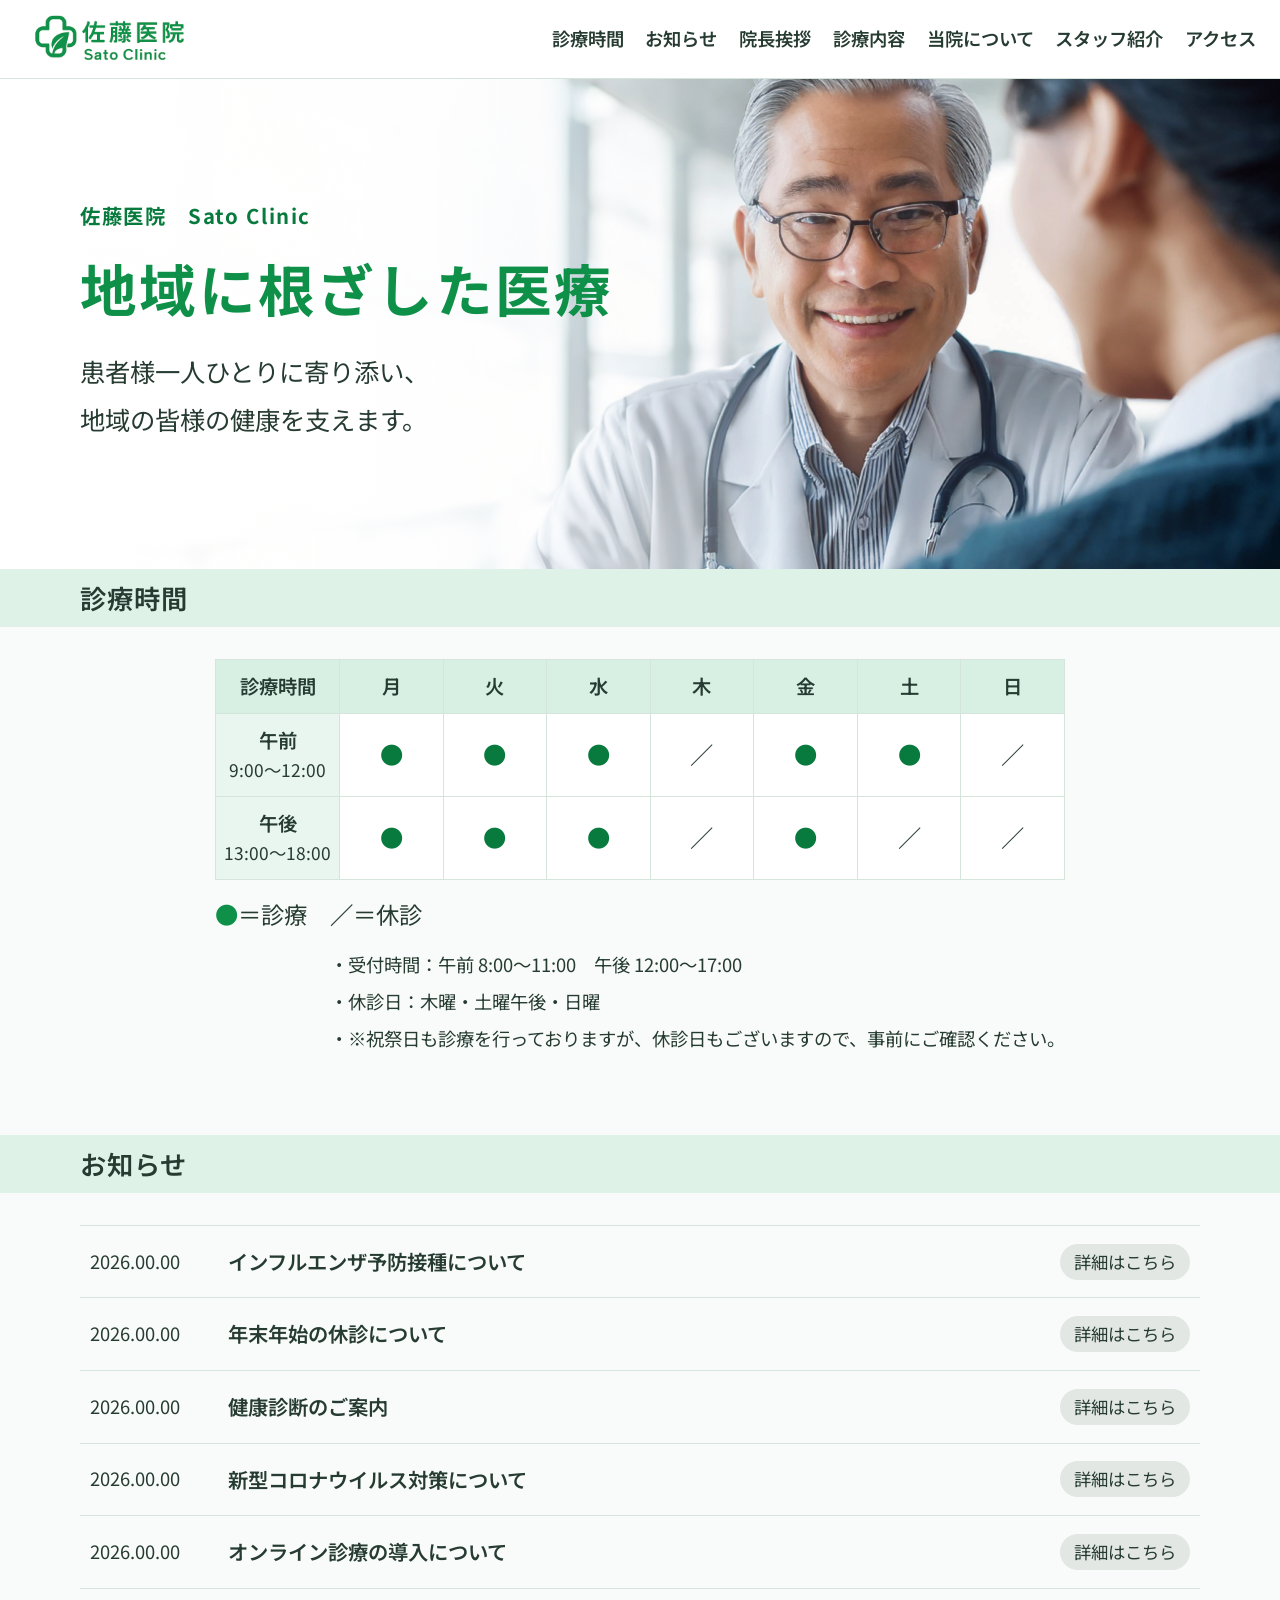
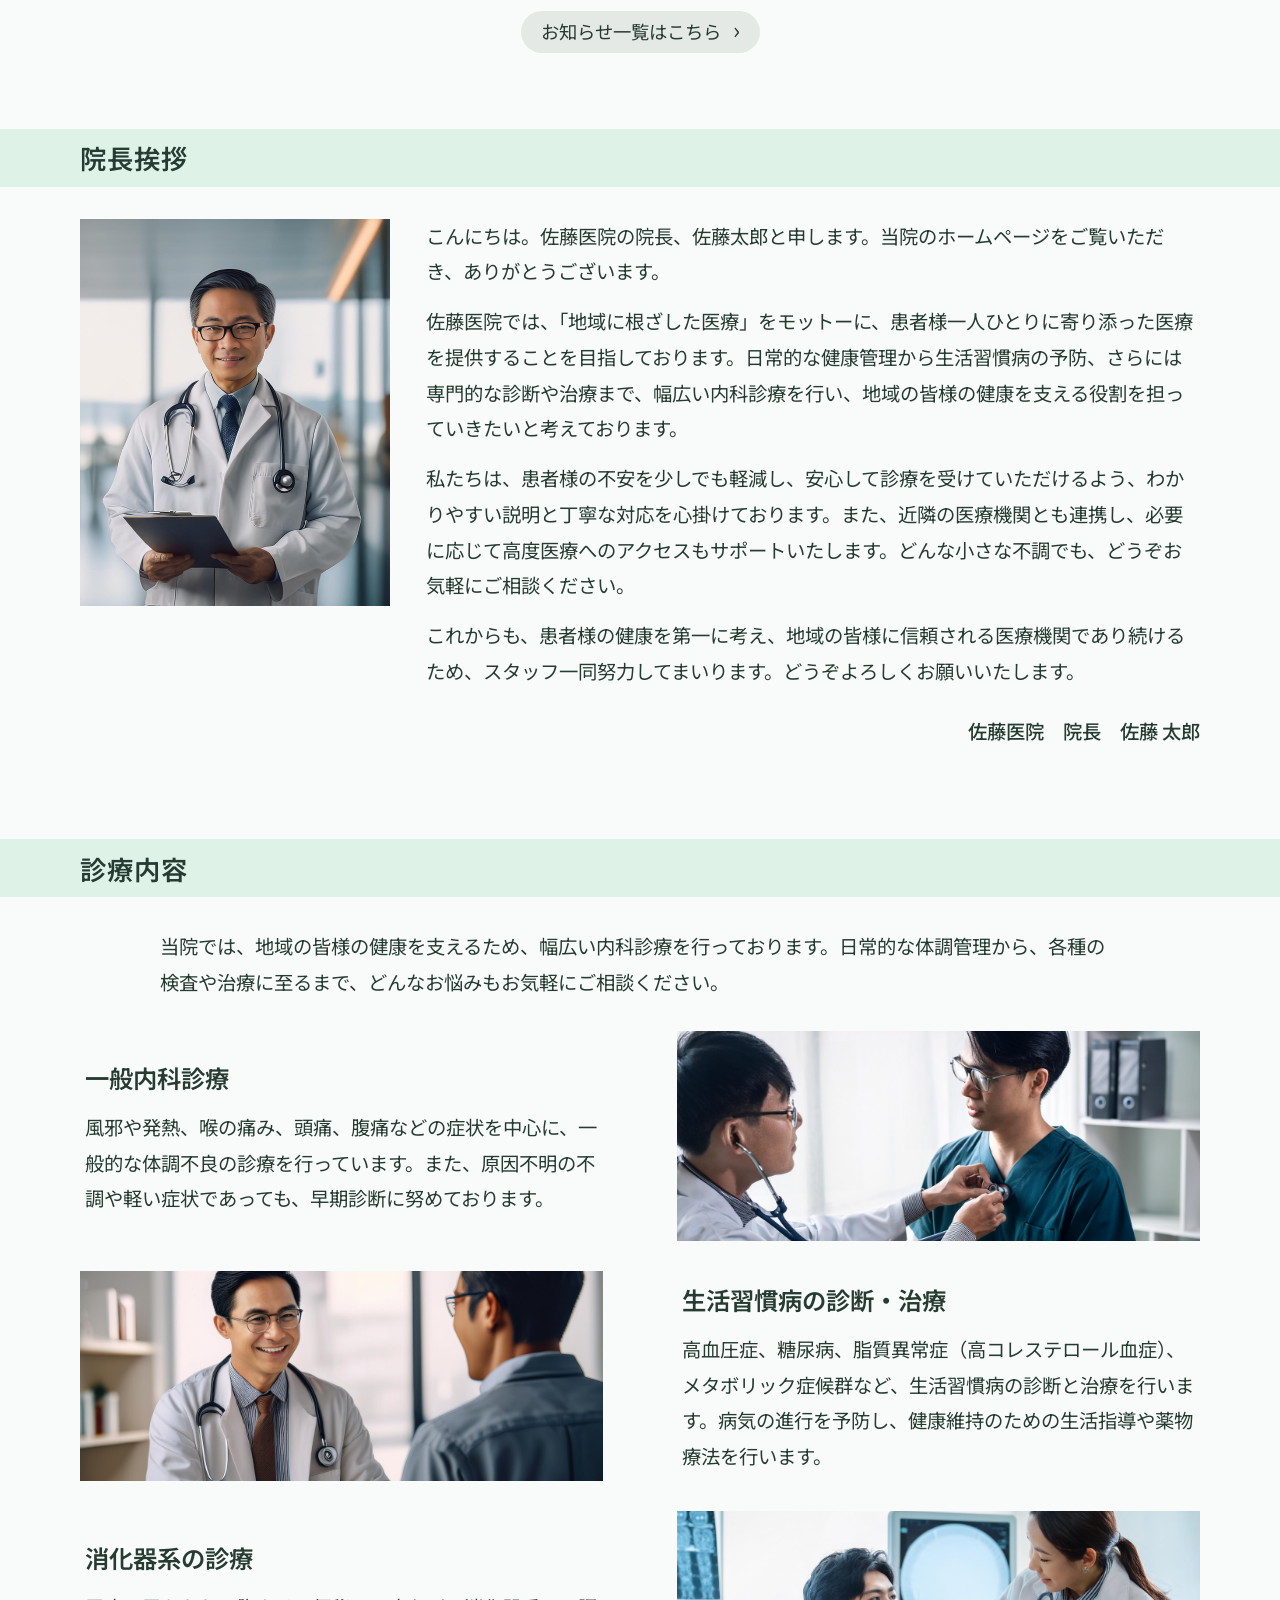
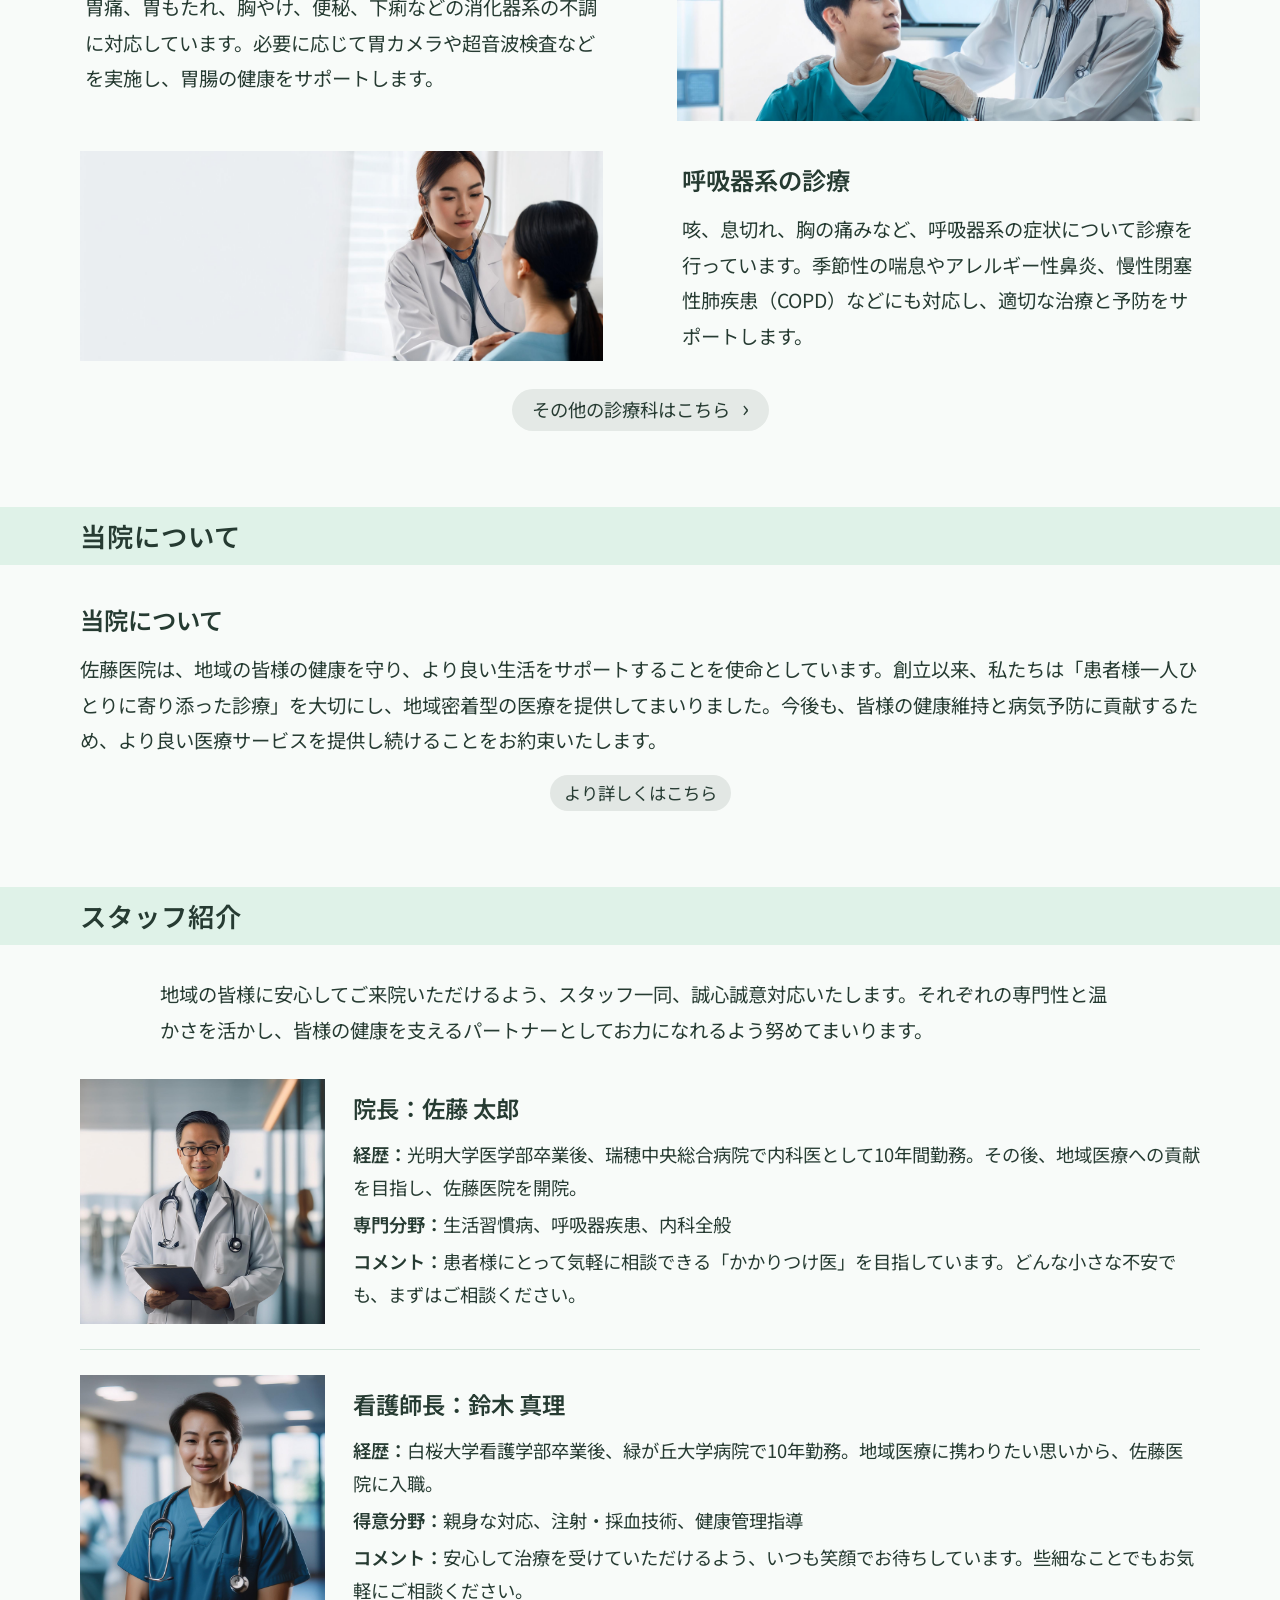
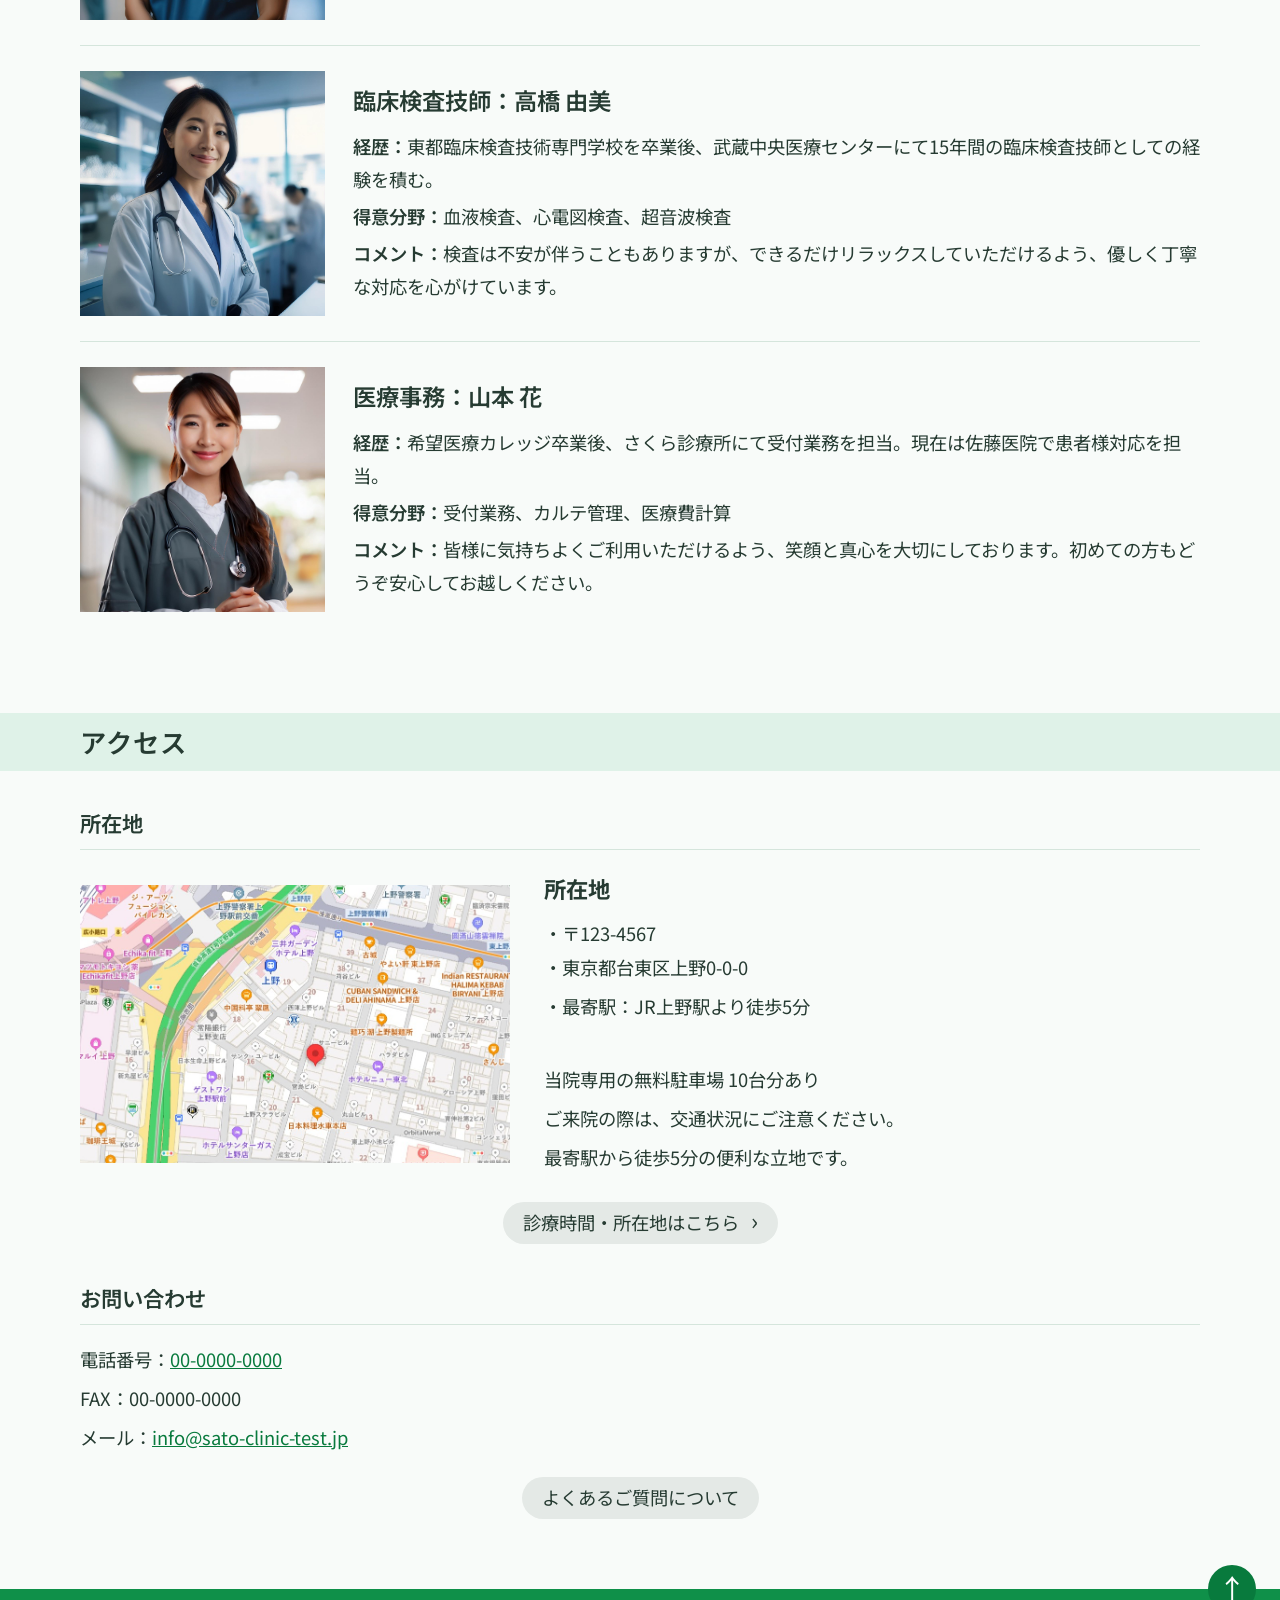
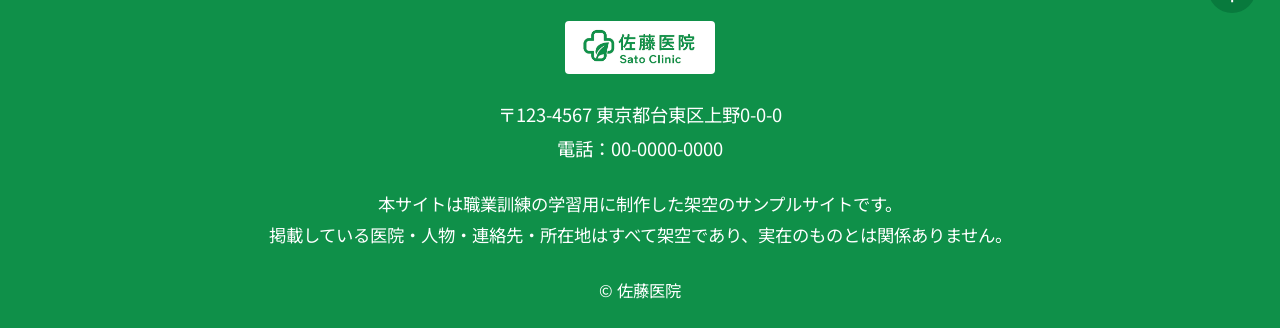
<file: index.html>
<!doctype html>
<html lang="ja">

<head>
  <meta charset="UTF-8">
  <meta name="viewport" content="width=device-width, initial-scale=1">
  <meta name="robots" content="noindex, nofollow">
  <meta name="description" content="佐藤医院は、地域に根ざした医療をモットーに、患者様一人ひとりに寄り添った診療を行っています。">
  <title>佐藤医院｜地域に根ざした医療</title>
  <link rel="preconnect" href="https://fonts.googleapis.com">
  <link rel="preconnect" href="https://fonts.gstatic.com" crossorigin>
  <link href="https://fonts.googleapis.com/css2?family=Noto+Sans+JP:wght@400;500;600;700&display=swap" rel="stylesheet">
  <link rel="stylesheet" href="./assets/css/style.css">
</head>

<body>
  <a class="skip-link" href="#main">本文へ移動</a>
  <header class="site-header">
    <div class="header-inner">
      <a class="brand" href="#top" aria-label="佐藤医院 トップ">
        <img src="./assets/images/Logo/logo.png" alt="佐藤医院 Sato Clinic">
      </a>
      <button class="menu-toggle" type="button" aria-expanded="false" aria-controls="global-nav">
        <span class="menu-icon" aria-hidden="true"><i></i><i></i><i></i></span>
        <span class="menu-label">Menu</span>
      </button>
      <nav class="global-nav" id="global-nav" aria-label="メインナビゲーション">
        <a href="#hours">診療時間</a>
        <a href="#news">お知らせ</a>
        <a href="#greeting">院長挨拶</a>
        <a href="#medical">診療内容</a>
        <a href="#about">当院について</a>
        <a href="#staff">スタッフ紹介</a>
        <a href="#access">アクセス</a>
      </nav>
    </div>
  </header>

  <main id="main">
    <section class="hero" id="top" aria-labelledby="hero-title">
      <img class="hero-photo" src="./assets/images/Doctor_Image/firstView.jpg" alt="患者様と話をする医師">
      <div class="hero-content">
        <p class="hero-kicker">佐藤医院　Sato Clinic</p>
        <h1 id="hero-title">地域に根ざした医療</h1>
        <p>患者様一人ひとりに寄り添い、<br>地域の皆様の健康を支えます。</p>
      </div>
    </section>

    <section class="section" id="hours" aria-labelledby="hours-title">
      <div class="section-heading">
        <h2 id="hours-title">診療時間</h2>
      </div>
      <div class="section-inner hours-layout">
        <div class="table-wrap">
          <table class="hours-table">
            <thead>
              <tr>
                <th scope="col">診療時間</th>
                <th scope="col">月</th>
                <th scope="col">火</th>
                <th scope="col">水</th>
                <th scope="col">木</th>
                <th scope="col">金</th>
                <th scope="col">土</th>
                <th scope="col">日</th>
              </tr>
            </thead>
            <tbody>
              <tr>
                <th scope="row">午前<br><span>9:00〜12:00</span></th>
                <td>●</td>
                <td>●</td>
                <td>●</td>
                <td class="closed">／</td>
                <td>●</td>
                <td>●</td>
                <td class="closed">／</td>
              </tr>
              <tr>
                <th scope="row">午後<br><span>13:00〜18:00</span></th>
                <td>●</td>
                <td>●</td>
                <td>●</td>
                <td class="closed">／</td>
                <td>●</td>
                <td class="closed">／</td>
                <td class="closed">／</td>
              </tr>
            </tbody>
          </table>
        </div>
        <div class="hours-note">
          <p><strong>●</strong>＝診療　<strong class="slash">／</strong>＝休診</p>
          <div class="hours-notices">
            <p>・受付時間：午前 8:00～11:00　午後 12:00～17:00</p>
            <p>・休診日：木曜・土曜午後・日曜</p>
            <p>・※祝祭日も診療を行っておりますが、休診日もございますので、事前にご確認ください。</p>
          </div>
        </div>
      </div>
    </section>

    <section class="section" id="news" aria-labelledby="news-title">
      <div class="section-heading">
        <h2 id="news-title">お知らせ</h2>
      </div>
      <div class="section-inner">
        <div class="news-list">
          <article class="news-item"><span class="news-date">2026.00.00</span>
            <div>
              <h3>インフルエンザ予防接種について</h3>
              <p>今年もインフルエンザの予防接種を開始いたしました。予約制となっておりますので、お電話または受付にてご予約をお願いいたします。例年、予約が集中しやすいため、早めのご予約をおすすめいたします。</p>
            </div><a class="small-button" href="./news.html#news-1">詳細はこちら</a>
          </article>
          <article class="news-item"><span class="news-date">2026.00.00</span>
            <div>
              <h3>年末年始の休診について</h3>
              <p>年末年始の休診日は、12月29日（金）〜1月4日（木）となります。年始は1月5日（金）より通常診療を再開いたします。皆様にはご不便をおかけしますが、何卒ご了承くださいますようお願いいたします。</p>
            </div><a class="small-button" href="./news.html#news-2">詳細はこちら</a>
          </article>
          <article class="news-item"><span class="news-date">2026.00.00</span>
            <div>
              <h3>健康診断のご案内</h3>
              <p>今年も健康診断を実施しております。定期的な健康チェックは、病気の早期発見・予防にとても重要です。各種健康診断メニューをご用意しておりますので、ご希望の方はお電話にてお申し込みください。</p>
            </div><a class="small-button" href="./news.html#news-3">詳細はこちら</a>
          </article>
          <article class="news-item"><span class="news-date">2026.00.00</span>
            <div>
              <h3>新型コロナウイルス対策について</h3>
              <p>
                当院では引き続き、新型コロナウイルス感染症対策を徹底しております。ご来院の際には、マスクの着用、手指消毒にご協力をお願いいたします。また、発熱や風邪症状のある方は、事前にお電話でご相談いただけるとスムーズにご案内が可能です。
              </p>
            </div><a class="small-button" href="./news.html#news-4">詳細はこちら</a>
          </article>
          <article class="news-item"><span class="news-date">2026.00.00</span>
            <div>
              <h3>オンライン診療の導入について</h3>
              <p>2024年より、オンライン診療を一部導入いたしました。通院が難しい方や、遠方にお住まいの方にご利用いただけます。ご希望の方は、当院スタッフまでお問い合わせください。</p>
            </div><a class="small-button" href="./news.html#news-5">詳細はこちら</a>
          </article>
        </div>
        <a href="./news.html" class="more-link">お知らせ一覧はこちら <span aria-hidden="true">›</span></a>
      </div>
    </section>

    <section class="section" id="greeting" aria-labelledby="greeting-title">
      <div class="section-heading">
        <h2 id="greeting-title">院長挨拶</h2>
      </div>
      <div class="section-inner greeting-card">
        <img src="./assets/images/Doctor_Image/sato_taro.jpg" alt="院長 佐藤 太郎">
        <div class="greeting-copy">
          <p>こんにちは。佐藤医院の院長、佐藤太郎と申します。当院のホームページをご覧いただき、ありがとうございます。</p>
          <p>
            佐藤医院では、「地域に根ざした医療」をモットーに、患者様一人ひとりに寄り添った医療を提供することを目指しております。日常的な健康管理から生活習慣病の予防、さらには専門的な診断や治療まで、幅広い内科診療を行い、地域の皆様の健康を支える役割を担っていきたいと考えております。
          </p>
          <p>
            私たちは、患者様の不安を少しでも軽減し、安心して診療を受けていただけるよう、わかりやすい説明と丁寧な対応を心掛けております。また、近隣の医療機関とも連携し、必要に応じて高度医療へのアクセスもサポートいたします。どんな小さな不調でも、どうぞお気軽にご相談ください。
          </p>
          <p>これからも、患者様の健康を第一に考え、地域の皆様に信頼される医療機関であり続けるため、スタッフ一同努力してまいります。どうぞよろしくお願いいたします。</p>
          <p class="signature">佐藤医院　院長　佐藤 太郎</p>
        </div>
      </div>
    </section>

    <section class="section" id="medical" aria-labelledby="medical-title">
      <div class="section-heading">
        <h2 id="medical-title">診療内容</h2>
      </div>
      <div class="section-inner">
        <p class="section-lead">当院では、地域の皆様の健康を支えるため、幅広い内科診療を行っております。日常的な体調管理から、各種の検査や治療に至るまで、どんなお悩みもお気軽にご相談ください。</p>
        <div class="medical-list">
          <article class="medical-card">
            <div class="medical-copy">
              <h3>一般内科診療</h3>
              <p>風邪や発熱、喉の痛み、頭痛、腹痛などの症状を中心に、一般的な体調不良の診療を行っています。また、原因不明の不調や軽い症状であっても、早期診断に努めております。</p>
            </div>
            <img src="./assets/images/Medical_Image/medical_11.jpg" alt="患者様を診察する医師">
          </article>
          <article class="medical-card">
            <div class="medical-copy">
              <h3>生活習慣病の診断・治療</h3>
              <p>高血圧症、糖尿病、脂質異常症（高コレステロール血症）、メタボリック症候群など、生活習慣病の診断と治療を行います。病気の進行を予防し、健康維持のための生活指導や薬物療法を行います。</p>
            </div>
            <img src="./assets/images/Medical_Image/medical_8.jpg" alt="診察室で患者様と話す医師">
          </article>
          <article class="medical-card">
            <div class="medical-copy">
              <h3>消化器系の診療</h3>
              <p>胃痛、胃もたれ、胸やけ、便秘、下痢などの消化器系の不調に対応しています。必要に応じて胃カメラや超音波検査などを実施し、胃腸の健康をサポートします。</p>
            </div>
            <img src="./assets/images/Patient_Image/patient_7.jpg" alt="検査を受ける患者様と医師">
          </article>
          <article class="medical-card">
            <div class="medical-copy">
              <h3>呼吸器系の診療</h3>
              <p>咳、息切れ、胸の痛みなど、呼吸器系の症状について診療を行っています。季節性の喘息やアレルギー性鼻炎、慢性閉塞性肺疾患（COPD）などにも対応し、適切な治療と予防をサポートします。</p>
            </div>
            <img src="./assets/images/Medical_Image/medical_7.jpg" alt="患者様を診察する医師">
          </article>
        </div>
        <a href="./medical.html" class="more-link">その他の診療科はこちら <span aria-hidden="true">›</span></a>
      </div>
    </section>

    <section class="section" id="about" aria-labelledby="about-title">
      <div class="section-heading">
        <h2 id="about-title">当院について</h2>
      </div>
      <div class="section-inner about-card">
        <div>
          <h3>当院について</h3>
          <p>
            佐藤医院は、地域の皆様の健康を守り、より良い生活をサポートすることを使命としています。創立以来、私たちは「患者様一人ひとりに寄り添った診療」を大切にし、地域密着型の医療を提供してまいりました。今後も、皆様の健康維持と病気予防に貢献するため、より良い医療サービスを提供し続けることをお約束いたします。
          </p>
        </div>
        <a href="./about.html" class="small-button">より詳しくはこちら</a>
      </div>
    </section>

    <section class="section" id="staff" aria-labelledby="staff-title">
      <div class="section-heading">
        <h2 id="staff-title">スタッフ紹介</h2>
      </div>
      <div class="section-inner">
        <p class="section-lead">
          地域の皆様に安心してご来院いただけるよう、スタッフ一同、誠心誠意対応いたします。それぞれの専門性と温かさを活かし、皆様の健康を支えるパートナーとしてお力になれるよう努めてまいります。</p>
        <div class="staff-list">
          <article class="staff-card"><img src="./assets/images/Doctor_Image/sato_taro.jpg" alt="院長 佐藤 太郎">
            <div>
              <h3>院長：佐藤 太郎</h3>
              <p><strong>経歴：</strong>光明大学医学部卒業後、瑞穂中央総合病院で内科医として10年間勤務。その後、地域医療への貢献を目指し、佐藤医院を開院。</p>
              <p><strong>専門分野：</strong>生活習慣病、呼吸器疾患、内科全般</p>
              <p><strong>コメント：</strong>患者様にとって気軽に相談できる「かかりつけ医」を目指しています。どんな小さな不安でも、まずはご相談ください。</p>
            </div>
          </article>
          <article class="staff-card"><img src="./assets/images/Doctor_Image/suzuki_mari.jpg" alt="看護師長 鈴木 真理">
            <div>
              <h3>看護師長：鈴木 真理</h3>
              <p><strong>経歴：</strong>白桜大学看護学部卒業後、緑が丘大学病院で10年勤務。地域医療に携わりたい思いから、佐藤医院に入職。</p>
              <p><strong>得意分野：</strong>親身な対応、注射・採血技術、健康管理指導</p>
              <p><strong>コメント：</strong>安心して治療を受けていただけるよう、いつも笑顔でお待ちしています。些細なことでもお気軽にご相談ください。</p>
            </div>
          </article>
          <article class="staff-card"><img src="./assets/images/Doctor_Image/takahashi_yumi.jpg" alt="臨床検査技師 高橋 由美">
            <div>
              <h3>臨床検査技師：高橋 由美</h3>
              <p><strong>経歴：</strong>東都臨床検査技術専門学校を卒業後、武蔵中央医療センターにて15年間の臨床検査技師としての経験を積む。</p>
              <p><strong>得意分野：</strong>血液検査、心電図検査、超音波検査</p>
              <p><strong>コメント：</strong>検査は不安が伴うこともありますが、できるだけリラックスしていただけるよう、優しく丁寧な対応を心がけています。</p>
            </div>
          </article>
          <article class="staff-card">
            <div class="staff-photo-centered"><img src="./assets/images/Doctor_Image/yamamoto_hana.jpg" alt="医療事務 山本 花">
            </div>
            <div>
              <h3>医療事務：山本 花</h3>
              <p><strong>経歴：</strong>希望医療カレッジ卒業後、さくら診療所にて受付業務を担当。現在は佐藤医院で患者様対応を担当。</p>
              <p><strong>得意分野：</strong>受付業務、カルテ管理、医療費計算</p>
              <p><strong>コメント：</strong>皆様に気持ちよくご利用いただけるよう、笑顔と真心を大切にしております。初めての方もどうぞ安心してお越しください。</p>
            </div>
          </article>
        </div>
      </div>
    </section>

    <section class="section access-section" id="access" aria-labelledby="access-title">
      <div class="section-heading">
        <h2 id="access-title">アクセス</h2>
      </div>
      <div class="section-inner">
        <h3 class="subheading">所在地</h3>
        <div class="access-overview">
          <img class="map-image" src="./assets/images/map.jpg" alt="佐藤医院周辺の地図">
          <div>
            <h4>所在地</h4>
            <p>・〒123-4567<br>・東京都台東区上野0-0-0</p>
            <p>・最寄駅：JR上野駅より徒歩5分</p>
            <p><br>当院専用の無料駐車場 10台分あり</p>
            <p>ご来院の際は、交通状況にご注意ください。</p>
            <p>最寄駅から徒歩5分の便利な立地です。</p>
          </div>
        </div>
        <a class="more-link" href="./access.html">診療時間・所在地はこちら <span aria-hidden="true">›</span></a>
        <div class="access-detail-grid">
          <div class="contact-block">
            <h3 class="subheading">お問い合わせ</h3>
            <p>電話番号：<a href="tel:0000000000">00-0000-0000</a></p>
            <p>FAX：00-0000-0000</p>
            <p>メール：<a href="mailto:info@sato-clinic-test.jp">info@sato-clinic-test.jp</a></p>
            <a class="more-link faq-link" href="./faq.html">よくあるご質問について</a>
          </div>
        </div>
      </div>
    </section>
  </main>

  <footer class="site-footer">
    <div class="footer-inner">
      <a href="#top" class="footer-brand"><img src="./assets/images/Logo/logo.png" alt="佐藤医院 Sato Clinic"></a>
      <p class="footer-address">〒123-4567 東京都台東区上野0-0-0<br>電話：<a href="tel:0000000000">00-0000-0000</a></p>
      <p class="disclaimer">本サイトは職業訓練の学習用に制作した架空のサンプルサイトです。<br
          class="desktop-only">掲載している医院・人物・連絡先・所在地はすべて架空であり、実在のものとは関係ありません。</p>
      <small>© 佐藤医院</small>
    </div>
    <a class="to-top" href="#top" aria-label="ページ上部へ">↑</a>
  </footer>
  <script src="./assets/js/main.js" defer></script>
</body>

</html>
</file>
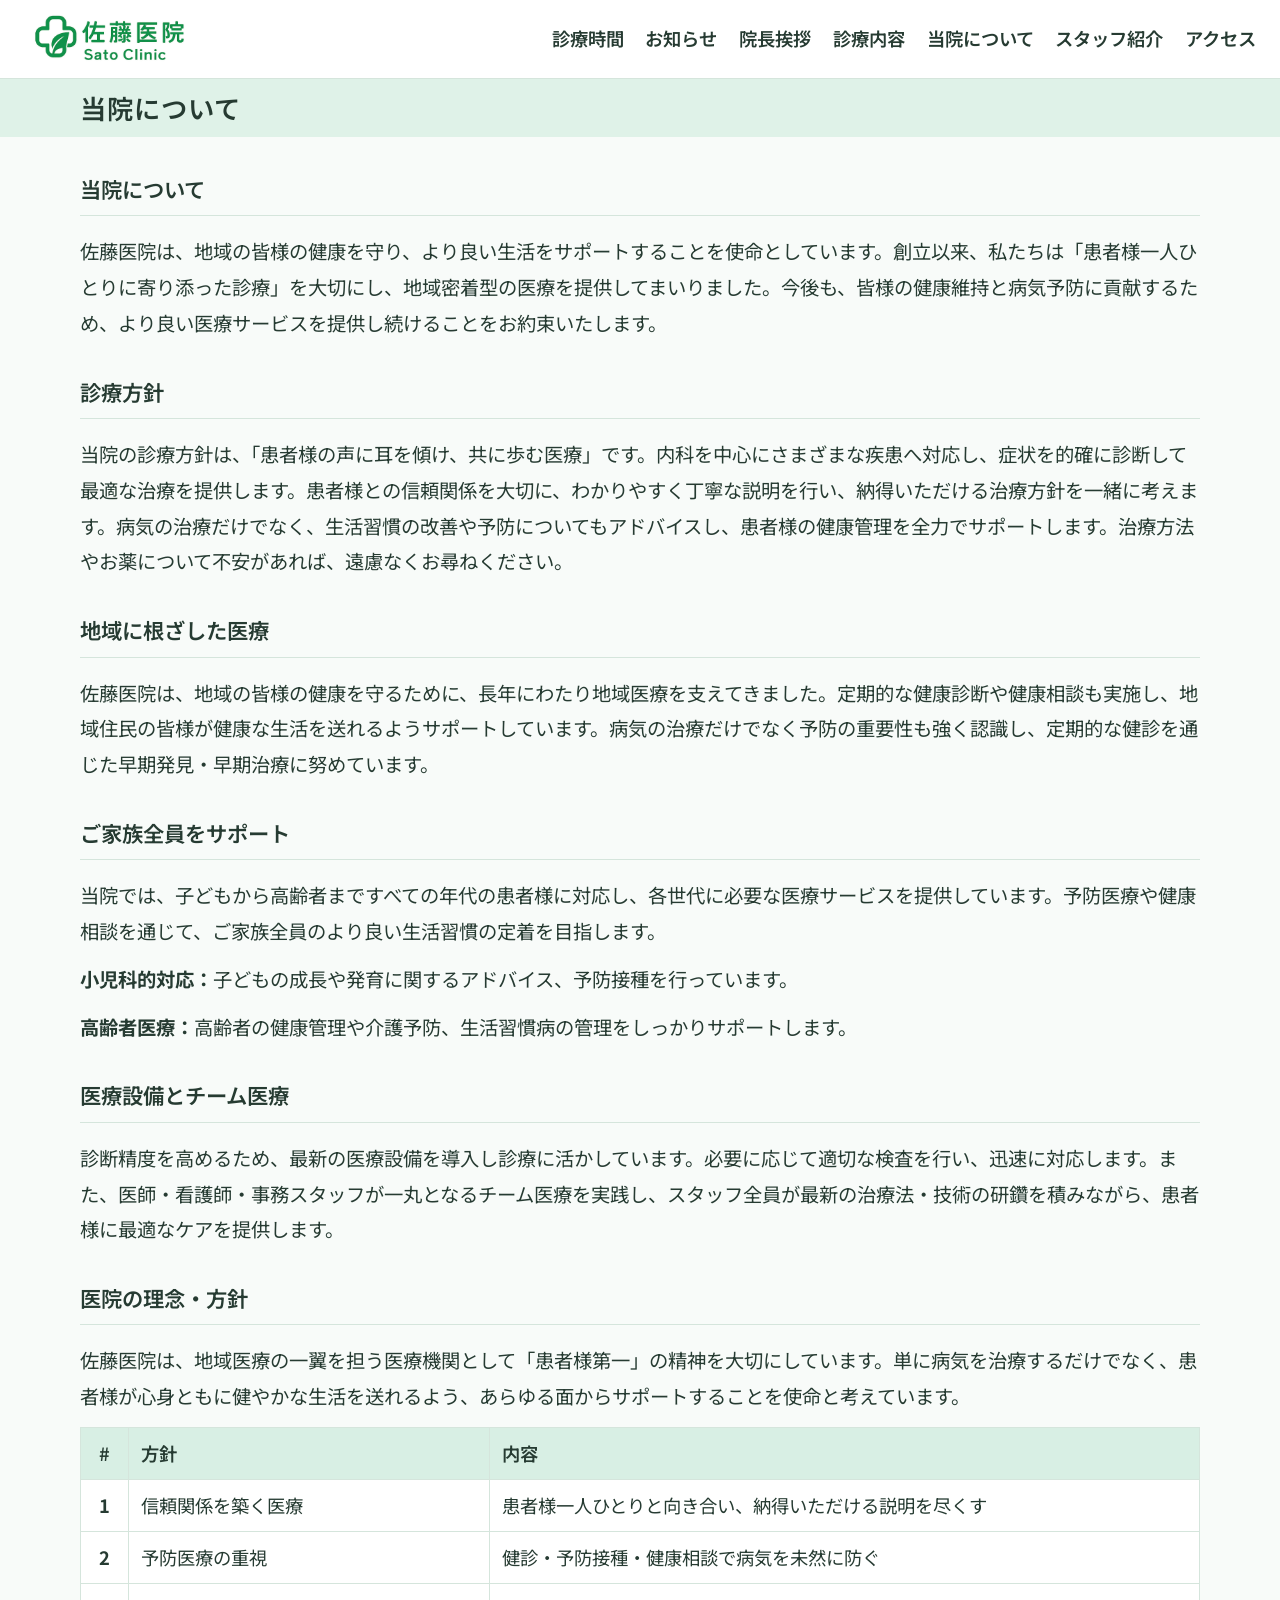
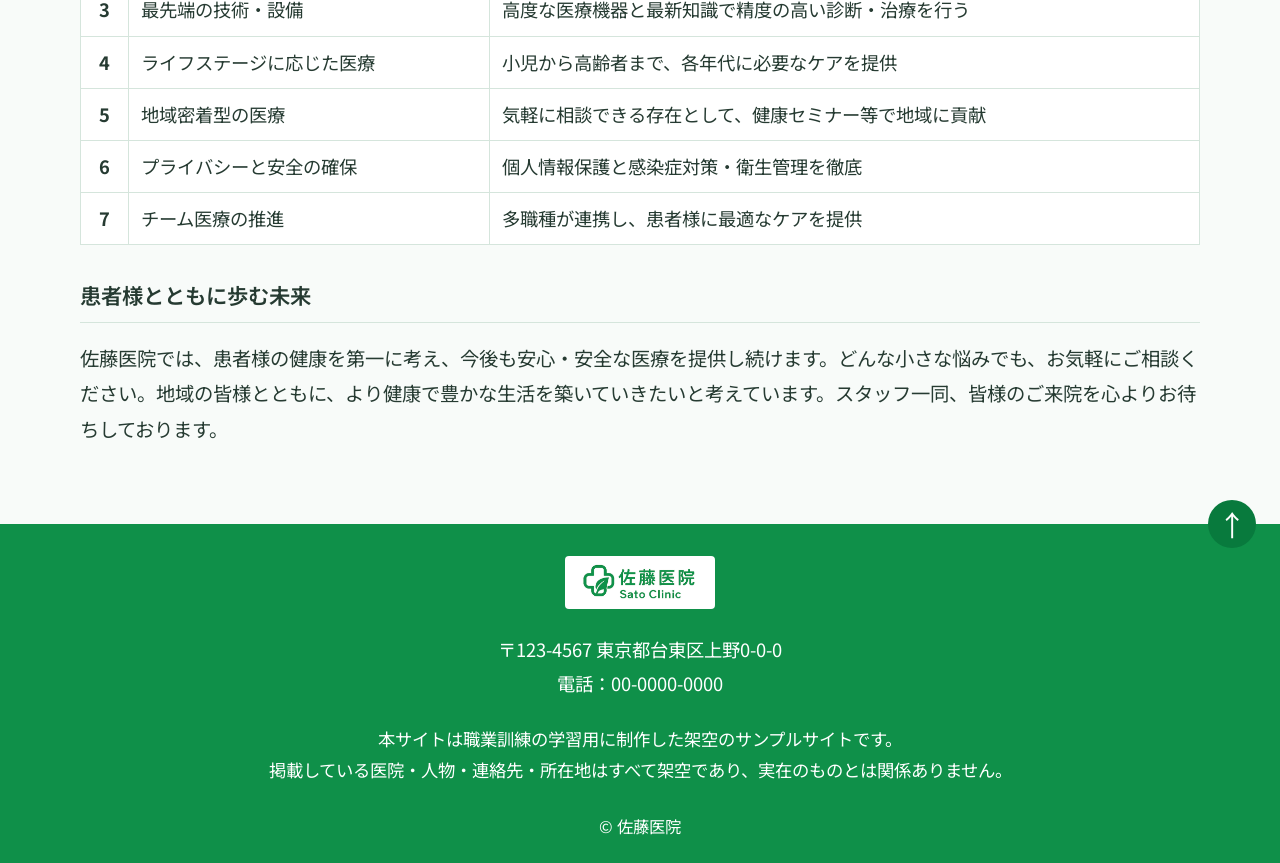
<file: about.html>
<!doctype html>
<html lang="ja">

<head>
  <meta charset="UTF-8">
  <meta name="viewport" content="width=device-width, initial-scale=1">
  <meta name="robots" content="noindex, nofollow">
  <meta name="description" content="佐藤医院の診療方針、地域医療への取り組み、医院の理念をご紹介します。">
  <title>当院について | 佐藤医院</title>
  <link rel="preconnect" href="https://fonts.googleapis.com">
  <link rel="preconnect" href="https://fonts.gstatic.com" crossorigin>
  <link href="https://fonts.googleapis.com/css2?family=Noto+Sans+JP:wght@400;500;600;700&display=swap" rel="stylesheet">
  <link rel="stylesheet" href="./assets/css/style.css">
</head>

<body>
  <a class="skip-link" href="#main">本文へ移動</a>
  <header class="site-header">
    <div class="header-inner">
      <a class="brand" href="./index.html#top" aria-label="佐藤医院 トップ">
        <img src="./assets/images/Logo/logo.png" alt="佐藤医院 Sato Clinic">
      </a>
      <button class="menu-toggle" type="button" aria-expanded="false" aria-controls="global-nav">
        <span class="menu-icon" aria-hidden="true"><i></i><i></i><i></i></span>
        <span class="menu-label">Menu</span>
      </button>
      <nav class="global-nav" id="global-nav" aria-label="メインナビゲーション">
        <a href="./index.html#hours">診療時間</a>
        <a href="./index.html#news">お知らせ</a>
        <a href="./index.html#greeting">院長挨拶</a>
        <a href="./index.html#medical">診療内容</a>
        <a href="./index.html#about">当院について</a>
        <a href="./index.html#staff">スタッフ紹介</a>
        <a href="./index.html#access">アクセス</a>
      </nav>
    </div>
  </header>

  <main id="main">
    <section class="section" id="top" aria-labelledby="about-page-title">
      <div class="section-heading">
        <h2 id="about-page-title">当院について</h2>
      </div>
      <div class="section-inner about-page-content">
        <section aria-labelledby="about-intro-title">
          <h3 class="subheading" id="about-intro-title">当院について</h3>
          <p>佐藤医院は、地域の皆様の健康を守り、より良い生活をサポートすることを使命としています。創立以来、私たちは「患者様一人ひとりに寄り添った診療」を大切にし、地域密着型の医療を提供してまいりました。今後も、皆様の健康維持と病気予防に貢献するため、より良い医療サービスを提供し続けることをお約束いたします。</p>
        </section>

        <section aria-labelledby="policy-title">
          <h3 class="subheading" id="policy-title">診療方針</h3>
          <p>当院の診療方針は、「患者様の声に耳を傾け、共に歩む医療」です。内科を中心にさまざまな疾患へ対応し、症状を的確に診断して最適な治療を提供します。患者様との信頼関係を大切に、わかりやすく丁寧な説明を行い、納得いただける治療方針を一緒に考えます。病気の治療だけでなく、生活習慣の改善や予防についてもアドバイスし、患者様の健康管理を全力でサポートします。治療方法やお薬について不安があれば、遠慮なくお尋ねください。</p>
        </section>

        <section aria-labelledby="community-title">
          <h3 class="subheading" id="community-title">地域に根ざした医療</h3>
          <p>佐藤医院は、地域の皆様の健康を守るために、長年にわたり地域医療を支えてきました。定期的な健康診断や健康相談も実施し、地域住民の皆様が健康な生活を送れるようサポートしています。病気の治療だけでなく予防の重要性も強く認識し、定期的な健診を通じた早期発見・早期治療に努めています。</p>
        </section>

        <section aria-labelledby="family-title">
          <h3 class="subheading" id="family-title">ご家族全員をサポート</h3>
          <p>当院では、子どもから高齢者まですべての年代の患者様に対応し、各世代に必要な医療サービスを提供しています。予防医療や健康相談を通じて、ご家族全員のより良い生活習慣の定着を目指します。</p>
          <p><strong>小児科的対応：</strong>子どもの成長や発育に関するアドバイス、予防接種を行っています。</p>
          <p><strong>高齢者医療：</strong>高齢者の健康管理や介護予防、生活習慣病の管理をしっかりサポートします。</p>
        </section>

        <section aria-labelledby="team-title">
          <h3 class="subheading" id="team-title">医療設備とチーム医療</h3>
          <p>診断精度を高めるため、最新の医療設備を導入し診療に活かしています。必要に応じて適切な検査を行い、迅速に対応します。また、医師・看護師・事務スタッフが一丸となるチーム医療を実践し、スタッフ全員が最新の治療法・技術の研鑽を積みながら、患者様に最適なケアを提供します。</p>
        </section>

        <section aria-labelledby="principles-title">
          <h3 class="subheading" id="principles-title">医院の理念・方針</h3>
          <p>佐藤医院は、地域医療の一翼を担う医療機関として「患者様第一」の精神を大切にしています。単に病気を治療するだけでなく、患者様が心身ともに健やかな生活を送れるよう、あらゆる面からサポートすることを使命と考えています。</p>
          <div class="policy-table-wrap">
            <table class="policy-table">
              <thead>
                <tr><th scope="col">#</th><th scope="col">方針</th><th scope="col">内容</th></tr>
              </thead>
              <tbody>
                <tr><th scope="row">1</th><td>信頼関係を築く医療</td><td>患者様一人ひとりと向き合い、納得いただける説明を尽くす</td></tr>
                <tr><th scope="row">2</th><td>予防医療の重視</td><td>健診・予防接種・健康相談で病気を未然に防ぐ</td></tr>
                <tr><th scope="row">3</th><td>最先端の技術・設備</td><td>高度な医療機器と最新知識で精度の高い診断・治療を行う</td></tr>
                <tr><th scope="row">4</th><td>ライフステージに応じた医療</td><td>小児から高齢者まで、各年代に必要なケアを提供</td></tr>
                <tr><th scope="row">5</th><td>地域密着型の医療</td><td>気軽に相談できる存在として、健康セミナー等で地域に貢献</td></tr>
                <tr><th scope="row">6</th><td>プライバシーと安全の確保</td><td>個人情報保護と感染症対策・衛生管理を徹底</td></tr>
                <tr><th scope="row">7</th><td>チーム医療の推進</td><td>多職種が連携し、患者様に最適なケアを提供</td></tr>
              </tbody>
            </table>
          </div>
        </section>

        <section aria-labelledby="future-title">
          <h3 class="subheading" id="future-title">患者様とともに歩む未来</h3>
          <p>佐藤医院では、患者様の健康を第一に考え、今後も安心・安全な医療を提供し続けます。どんな小さな悩みでも、お気軽にご相談ください。地域の皆様とともに、より健康で豊かな生活を築いていきたいと考えています。スタッフ一同、皆様のご来院を心よりお待ちしております。</p>
        </section>
      </div>
    </section>
  </main>

  <footer class="site-footer">
    <div class="footer-inner">
      <a href="./index.html#top" class="footer-brand"><img src="./assets/images/Logo/logo.png" alt="佐藤医院 Sato Clinic"></a>
      <p class="footer-address">〒123-4567 東京都台東区上野0-0-0<br>電話：<a href="tel:0000000000">00-0000-0000</a></p>
      <p class="disclaimer">本サイトは職業訓練の学習用に制作した架空のサンプルサイトです。<br class="desktop-only">掲載している医院・人物・連絡先・所在地はすべて架空であり、実在のものとは関係ありません。</p>
      <small>© 佐藤医院</small>
    </div>
    <a class="to-top" href="./index.html#top" aria-label="ページ上部へ">↑</a>
  </footer>
  <script src="./assets/js/main.js" defer></script>
</body>

</html>
</file>
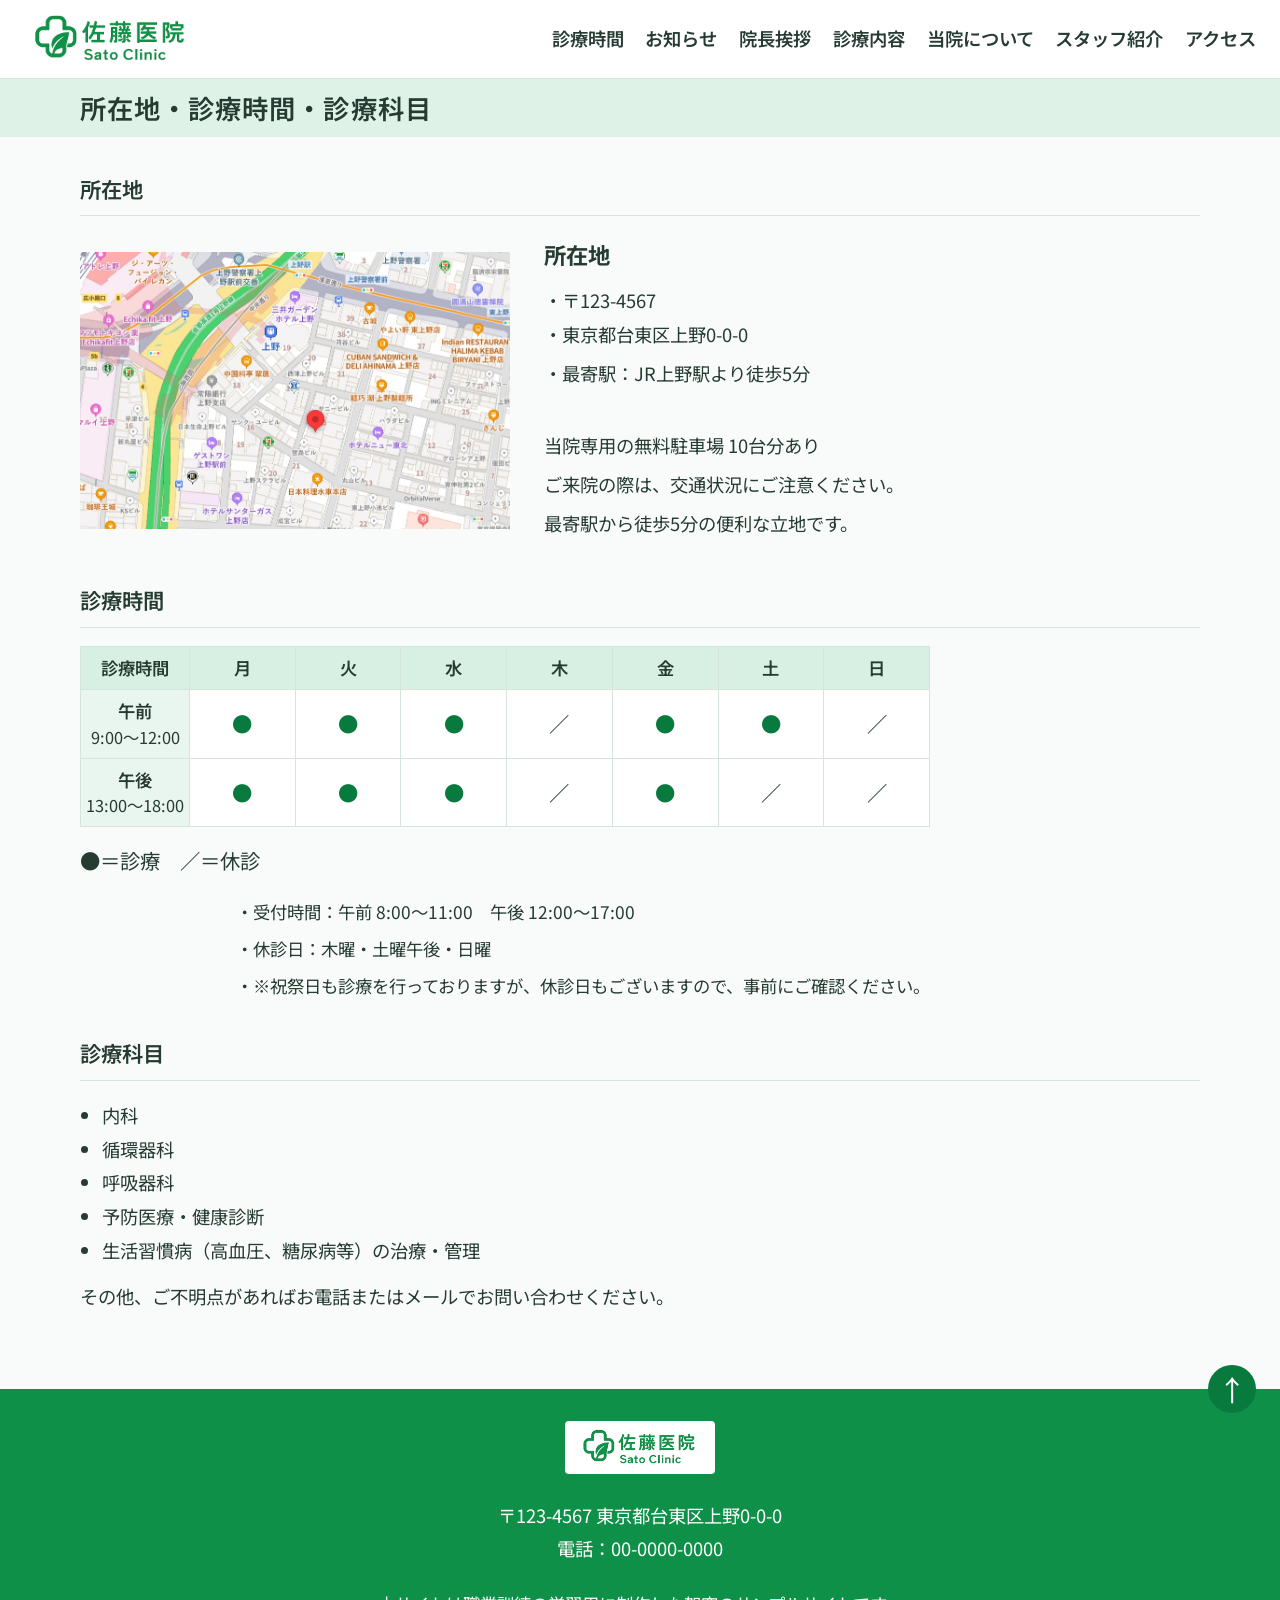
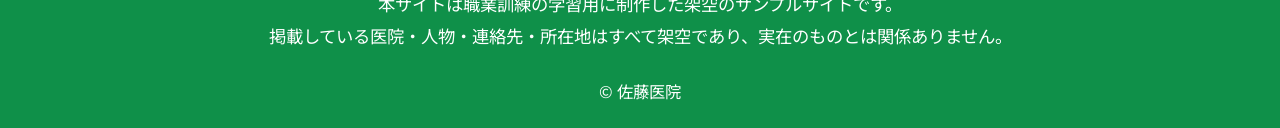
<file: access.html>
<!doctype html>
<html lang="ja">
<head>
  <meta charset="UTF-8">
  <meta name="viewport" content="width=device-width, initial-scale=1">
  <meta name="robots" content="noindex, nofollow">
  <meta name="description" content="佐藤医院の診療時間と所在地をご案内します。">
  <title>診療時間・所在地 | 佐藤医院</title>
  <link rel="preconnect" href="https://fonts.googleapis.com">
  <link rel="preconnect" href="https://fonts.gstatic.com" crossorigin>
  <link href="https://fonts.googleapis.com/css2?family=Noto+Sans+JP:wght@400;500;600;700&display=swap" rel="stylesheet">
  <link rel="stylesheet" href="./assets/css/style.css">
</head>
<body>
  <a class="skip-link" href="#main">本文へ移動</a>
  <header class="site-header">
    <div class="header-inner">
      <a class="brand" href="./index.html#top" aria-label="佐藤医院 トップ">
        <img src="./assets/images/Logo/logo.png" alt="佐藤医院 Sato Clinic">
      </a>
      <button class="menu-toggle" type="button" aria-expanded="false" aria-controls="global-nav">
        <span class="menu-icon" aria-hidden="true"><i></i><i></i><i></i></span>
        <span class="menu-label">Menu</span>
      </button>
      <nav class="global-nav" id="global-nav" aria-label="メインナビゲーション">
        <a href="./index.html#hours">診療時間</a>
        <a href="./index.html#news">お知らせ</a>
        <a href="./index.html#greeting">院長挨拶</a>
        <a href="./index.html#medical">診療内容</a>
        <a href="./index.html#about">当院について</a>
        <a href="./index.html#staff">スタッフ紹介</a>
        <a href="./index.html#access">アクセス</a>
      </nav>
    </div>
  </header>
  <main id="main">
    <section class="section access-section" id="top" aria-labelledby="access-title">
      <div class="section-heading">
        <h2 id="access-title">所在地・診療時間・診療科目</h2>
      </div>
      <div class="section-inner">
        <h3 class="subheading">所在地</h3>
        <div class="access-overview">
          <img class="map-image" src="./assets/images/map.jpg" alt="佐藤医院周辺の地図">
          <div>
            <h4>所在地</h4>
            <p>・〒123-4567<br>・東京都台東区上野0-0-0</p>
            <p>・最寄駅：JR上野駅より徒歩5分</p>
            <p><br>当院専用の無料駐車場 10台分あり</p>
            <p>ご来院の際は、交通状況にご注意ください。</p>
            <p>最寄駅から徒歩5分の便利な立地です。</p>
          </div>
        </div>
        <div class="access-detail-grid">
          <div>
            <h3 class="subheading">診療時間</h3>
            <div class="table-wrap">
              <table class="hours-table compact">
                <thead>
                  <tr>
                    <th scope="col">診療時間</th>
                    <th scope="col">月</th>
                    <th scope="col">火</th>
                    <th scope="col">水</th>
                    <th scope="col">木</th>
                    <th scope="col">金</th>
                    <th scope="col">土</th>
                    <th scope="col">日</th>
                  </tr>
                </thead>
                <tbody>
                  <tr>
                    <th scope="row">午前<br><span>9:00〜12:00</span></th>
                    <td>●</td><td>●</td><td>●</td><td class="closed">／</td>
                    <td>●</td><td>●</td><td class="closed">／</td>
                  </tr>
                  <tr>
                    <th scope="row">午後<br><span>13:00〜18:00</span></th>
                    <td>●</td><td>●</td><td>●</td><td class="closed">／</td>
                    <td>●</td><td class="closed">／</td><td class="closed">／</td>
                  </tr>
                </tbody>
              </table>
            </div>
            <div class="hours-note table-caption">
              <p>●＝診療　／＝休診</p>
              <div class="hours-notices">
                <p>・受付時間：午前 8:00～11:00　午後 12:00～17:00</p>
                <p>・休診日：木曜・土曜午後・日曜</p>
                <p>・※祝祭日も診療を行っておりますが、休診日もございますので、事前にご確認ください。</p>
              </div>
            </div>
          </div>
          <div>
            <h3 class="subheading">診療科目</h3>
            <ul class="plain-list">
              <li>内科</li>
              <li>循環器科</li>
              <li>呼吸器科</li>
              <li>予防医療・健康診断</li>
              <li>生活習慣病（高血圧、糖尿病等）の治療・管理</li>
            </ul>
            <p>その他、ご不明点があればお電話またはメールでお問い合わせください。</p>
          </div>
        </div>
      </div>
    </section>
  </main>
  <footer class="site-footer">
    <div class="footer-inner">
      <a href="./index.html#top" class="footer-brand"><img src="./assets/images/Logo/logo.png" alt="佐藤医院 Sato Clinic"></a>
      <p class="footer-address">〒123-4567 東京都台東区上野0-0-0<br>電話：<a href="tel:0000000000">00-0000-0000</a></p>
      <p class="disclaimer">本サイトは職業訓練の学習用に制作した架空のサンプルサイトです。<br class="desktop-only">掲載している医院・人物・連絡先・所在地はすべて架空であり、実在のものとは関係ありません。</p>
      <small>© 佐藤医院</small>
    </div>
    <a class="to-top" href="#top" aria-label="ページ上部へ">↑</a>
  </footer>
  <script src="./assets/js/main.js" defer></script>
</body>
</html>
</file>
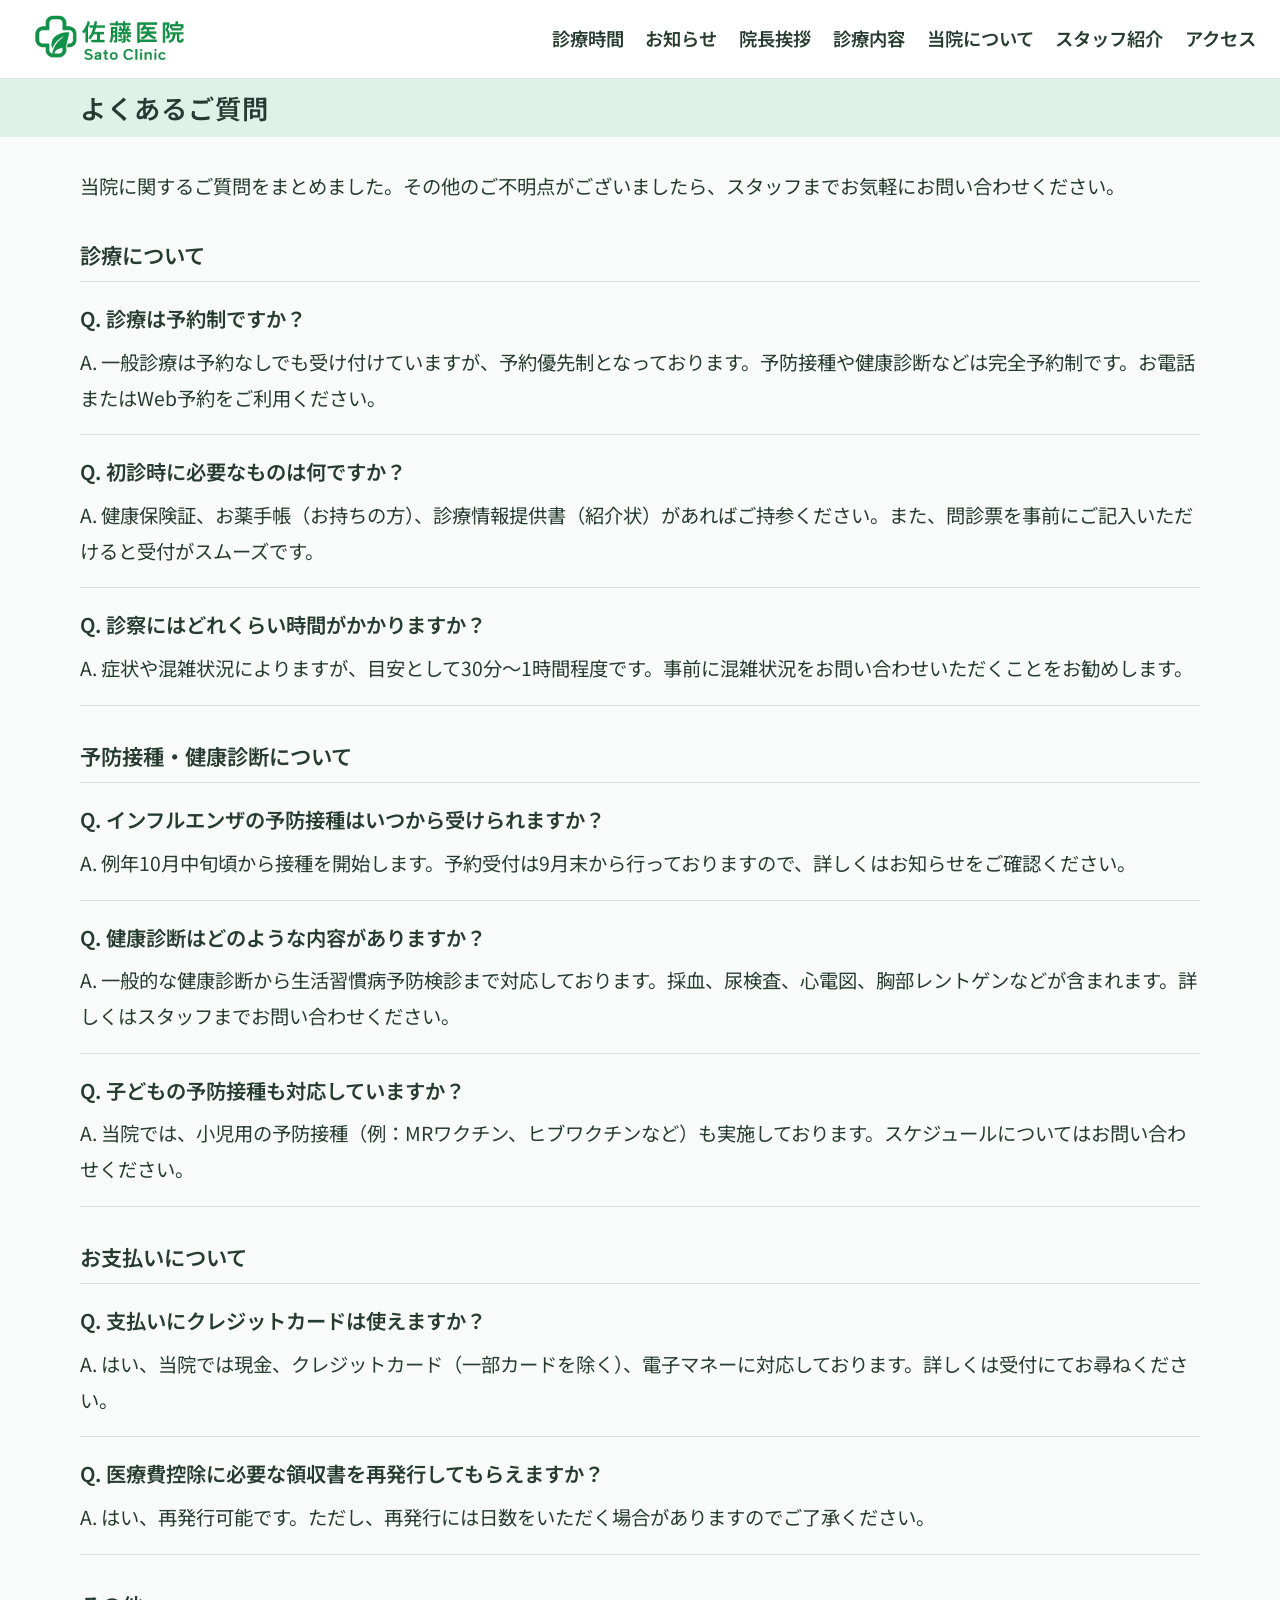
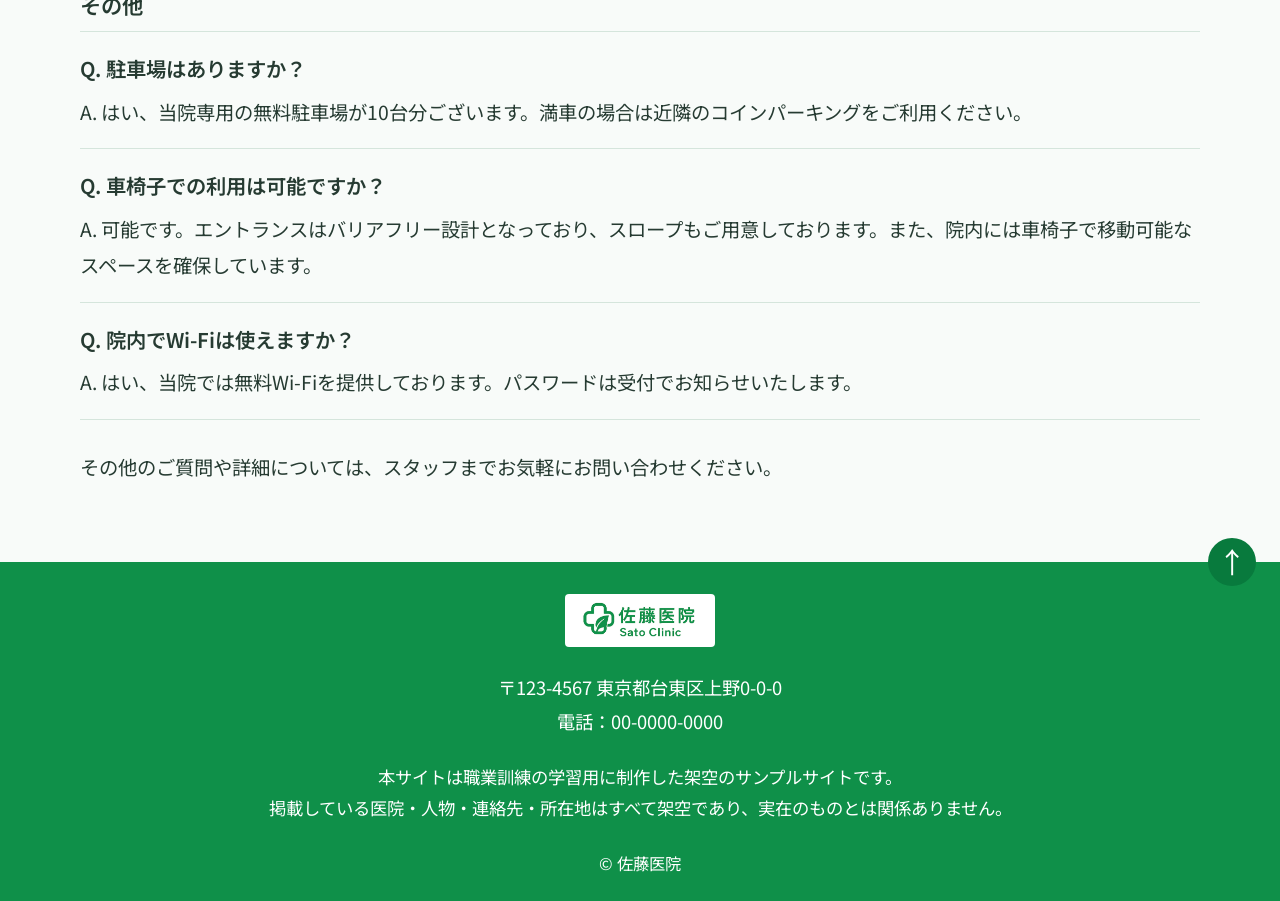
<file: faq.html>
<!doctype html>
<html lang="ja">

<head>
  <meta charset="UTF-8">
  <meta name="viewport" content="width=device-width, initial-scale=1">
  <meta name="robots" content="noindex, nofollow">
  <meta name="description" content="佐藤医院によく寄せられるご質問と回答をご案内します。">
  <title>よくあるご質問 | 佐藤医院</title>
  <link rel="preconnect" href="https://fonts.googleapis.com">
  <link rel="preconnect" href="https://fonts.gstatic.com" crossorigin>
  <link href="https://fonts.googleapis.com/css2?family=Noto+Sans+JP:wght@400;500;600;700&display=swap" rel="stylesheet">
  <link rel="stylesheet" href="./assets/css/style.css">
</head>

<body>
  <a class="skip-link" href="#main">本文へ移動</a>
  <header class="site-header">
    <div class="header-inner">
      <a class="brand" href="./index.html#top" aria-label="佐藤医院 トップ">
        <img src="./assets/images/Logo/logo.png" alt="佐藤医院 Sato Clinic">
      </a>
      <button class="menu-toggle" type="button" aria-expanded="false" aria-controls="global-nav">
        <span class="menu-icon" aria-hidden="true"><i></i><i></i><i></i></span>
        <span class="menu-label">Menu</span>
      </button>
      <nav class="global-nav" id="global-nav" aria-label="メインナビゲーション">
        <a href="./index.html#hours">診療時間</a>
        <a href="./index.html#news">お知らせ</a>
        <a href="./index.html#greeting">院長挨拶</a>
        <a href="./index.html#medical">診療内容</a>
        <a href="./index.html#about">当院について</a>
        <a href="./index.html#staff">スタッフ紹介</a>
        <a href="./index.html#access">アクセス</a>
      </nav>
    </div>
  </header>

  <main id="main">
    <section class="section" id="top" aria-labelledby="faq-title">
      <div class="section-heading">
        <h2 id="faq-title">よくあるご質問</h2>
      </div>
      <div class="section-inner faq-content">
        <p class="faq-contact">当院に関するご質問をまとめました。その他のご不明点がございましたら、スタッフまでお気軽にお問い合わせください。</p>

        <section aria-labelledby="faq-care-title">
          <h3 class="subheading" id="faq-care-title">診療について</h3>
          <div class="faq-item">
            <h4>Q. 診療は予約制ですか？</h4>
            <p>A. 一般診療は予約なしでも受け付けていますが、予約優先制となっております。予防接種や健康診断などは完全予約制です。お電話またはWeb予約をご利用ください。</p>
          </div>
          <div class="faq-item">
            <h4>Q. 初診時に必要なものは何ですか？</h4>
            <p>A. 健康保険証、お薬手帳（お持ちの方）、診療情報提供書（紹介状）があればご持参ください。また、問診票を事前にご記入いただけると受付がスムーズです。</p>
          </div>
          <div class="faq-item">
            <h4>Q. 診察にはどれくらい時間がかかりますか？</h4>
            <p>A. 症状や混雑状況によりますが、目安として30分〜1時間程度です。事前に混雑状況をお問い合わせいただくことをお勧めします。</p>
          </div>
        </section>

        <section aria-labelledby="faq-prevention-title">
          <h3 class="subheading" id="faq-prevention-title">予防接種・健康診断について</h3>
          <div class="faq-item">
            <h4>Q. インフルエンザの予防接種はいつから受けられますか？</h4>
            <p>A. 例年10月中旬頃から接種を開始します。予約受付は9月末から行っておりますので、詳しくはお知らせをご確認ください。</p>
          </div>
          <div class="faq-item">
            <h4>Q. 健康診断はどのような内容がありますか？</h4>
            <p>A. 一般的な健康診断から生活習慣病予防検診まで対応しております。採血、尿検査、心電図、胸部レントゲンなどが含まれます。詳しくはスタッフまでお問い合わせください。</p>
          </div>
          <div class="faq-item">
            <h4>Q. 子どもの予防接種も対応していますか？</h4>
            <p>A. 当院では、小児用の予防接種（例：MRワクチン、ヒブワクチンなど）も実施しております。スケジュールについてはお問い合わせください。</p>
          </div>
        </section>

        <section aria-labelledby="faq-payment-title">
          <h3 class="subheading" id="faq-payment-title">お支払いについて</h3>
          <div class="faq-item">
            <h4>Q. 支払いにクレジットカードは使えますか？</h4>
            <p>A. はい、当院では現金、クレジットカード（一部カードを除く）、電子マネーに対応しております。詳しくは受付にてお尋ねください。</p>
          </div>
          <div class="faq-item">
            <h4>Q. 医療費控除に必要な領収書を再発行してもらえますか？</h4>
            <p>A. はい、再発行可能です。ただし、再発行には日数をいただく場合がありますのでご了承ください。</p>
          </div>
        </section>

        <section aria-labelledby="faq-other-title">
          <h3 class="subheading" id="faq-other-title">その他</h3>
          <div class="faq-item">
            <h4>Q. 駐車場はありますか？</h4>
            <p>A. はい、当院専用の無料駐車場が10台分ございます。満車の場合は近隣のコインパーキングをご利用ください。</p>
          </div>
          <div class="faq-item">
            <h4>Q. 車椅子での利用は可能ですか？</h4>
            <p>A. 可能です。エントランスはバリアフリー設計となっており、スロープもご用意しております。また、院内には車椅子で移動可能なスペースを確保しています。</p>
          </div>
          <div class="faq-item">
            <h4>Q. 院内でWi-Fiは使えますか？</h4>
            <p>A. はい、当院では無料Wi-Fiを提供しております。パスワードは受付でお知らせいたします。</p>
          </div>
        </section>

        <p class="faq-contact">その他のご質問や詳細については、スタッフまでお気軽にお問い合わせください。</p>
      </div>
    </section>
  </main>

  <footer class="site-footer">
    <div class="footer-inner">
      <a href="./index.html#top" class="footer-brand"><img src="./assets/images/Logo/logo.png" alt="佐藤医院 Sato Clinic"></a>
      <p class="footer-address">〒123-4567 東京都台東区上野0-0-0<br>電話：<a href="tel:0000000000">00-0000-0000</a></p>
      <p class="disclaimer">本サイトは職業訓練の学習用に制作した架空のサンプルサイトです。<br class="desktop-only">掲載している医院・人物・連絡先・所在地はすべて架空であり、実在のものとは関係ありません。</p>
      <small>© 佐藤医院</small>
    </div>
    <a class="to-top" href="./index.html#top" aria-label="ページ上部へ">↑</a>
  </footer>
  <script src="./assets/js/main.js" defer></script>
</body>

</html>
</file>
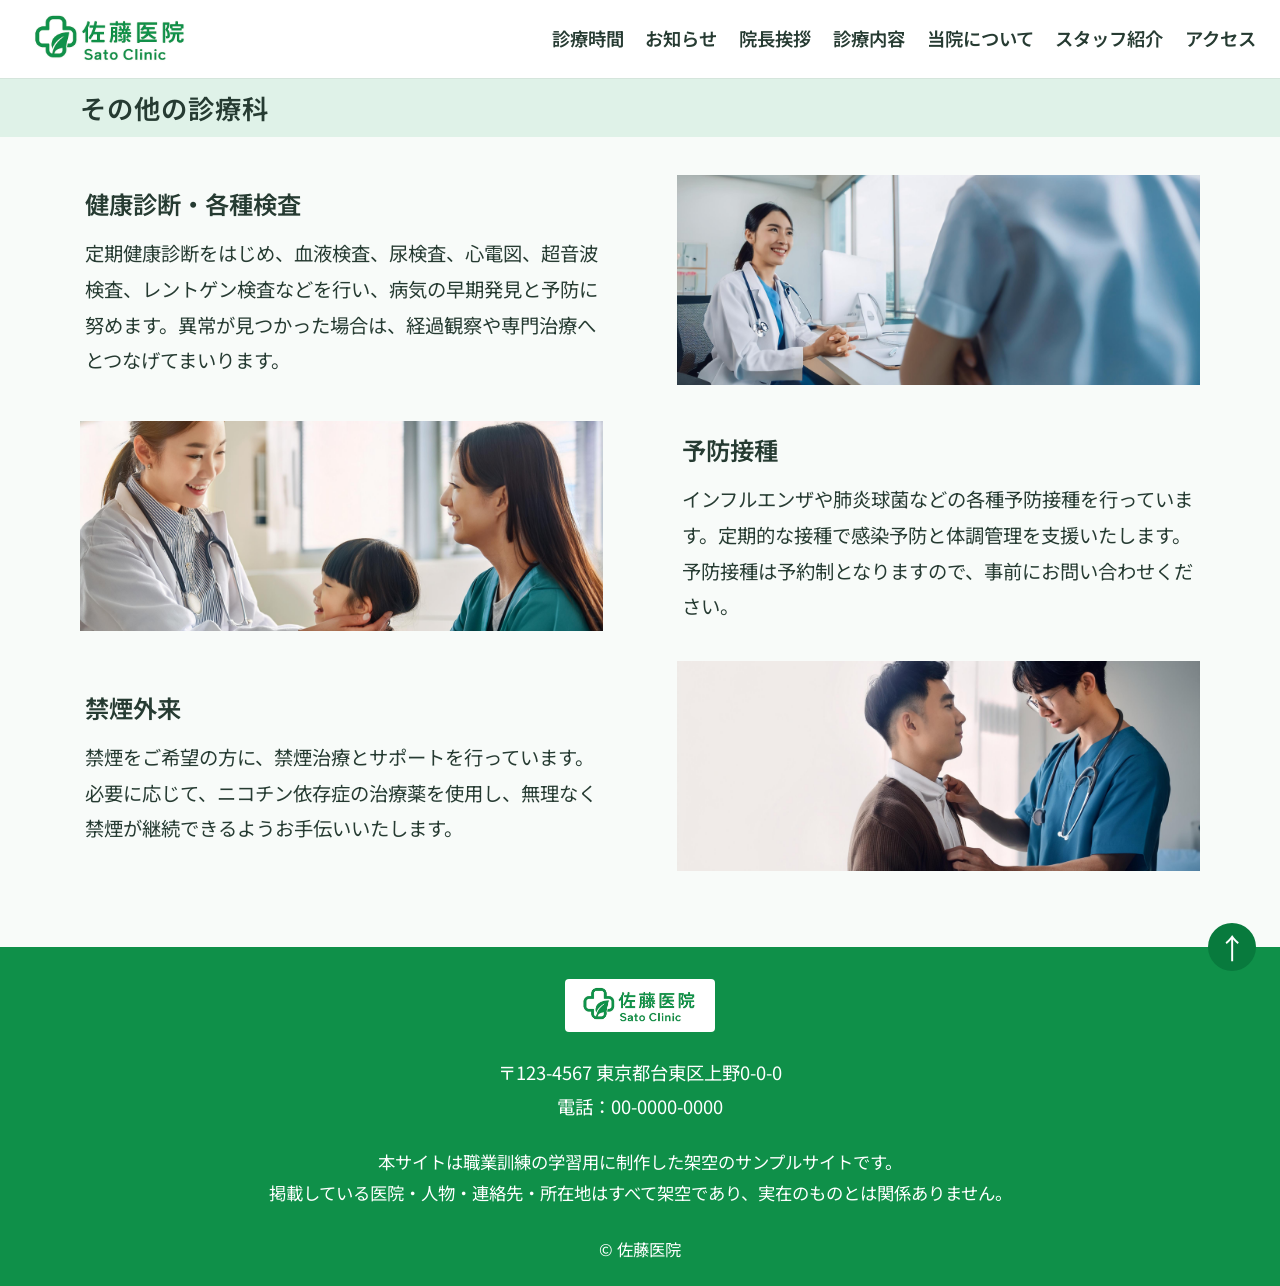
<file: medical.html>
<!doctype html>
<html lang="ja">

<head>
  <meta charset="UTF-8">
  <meta name="viewport" content="width=device-width, initial-scale=1">
  <meta name="robots" content="noindex, nofollow">
  <meta name="description" content="佐藤医院の健康診断・各種検査、予防接種、禁煙外来についてご案内します。">
  <title>その他の診療科 | 佐藤医院</title>
  <link rel="preconnect" href="https://fonts.googleapis.com">
  <link rel="preconnect" href="https://fonts.gstatic.com" crossorigin>
  <link href="https://fonts.googleapis.com/css2?family=Noto+Sans+JP:wght@400;500;600;700&display=swap" rel="stylesheet">
  <link rel="stylesheet" href="./assets/css/style.css">
</head>

<body>
  <a class="skip-link" href="#main">本文へ移動</a>
  <header class="site-header">
    <div class="header-inner">
      <a class="brand" href="./index.html#top" aria-label="佐藤医院 トップ">
        <img src="./assets/images/Logo/logo.png" alt="佐藤医院 Sato Clinic">
      </a>
      <button class="menu-toggle" type="button" aria-expanded="false" aria-controls="global-nav">
        <span class="menu-icon" aria-hidden="true"><i></i><i></i><i></i></span>
        <span class="menu-label">Menu</span>
      </button>
      <nav class="global-nav" id="global-nav" aria-label="メインナビゲーション">
        <a href="./index.html#hours">診療時間</a>
        <a href="./index.html#news">お知らせ</a>
        <a href="./index.html#greeting">院長挨拶</a>
        <a href="./index.html#medical">診療内容</a>
        <a href="./index.html#about">当院について</a>
        <a href="./index.html#staff">スタッフ紹介</a>
        <a href="./index.html#access">アクセス</a>
      </nav>
    </div>
  </header>

  <main id="main">
    <section class="section" id="top" aria-labelledby="medical-title">
      <div class="section-heading">
        <h2 id="medical-title">その他の診療科</h2>
      </div>
      <div class="section-inner">
        <div class="medical-list">
          <article class="medical-card">
            <div class="medical-copy">
              <h3>健康診断・各種検査</h3>
              <p>定期健康診断をはじめ、血液検査、尿検査、心電図、超音波検査、レントゲン検査などを行い、病気の早期発見と予防に努めます。異常が見つかった場合は、経過観察や専門治療へとつなげてまいります。</p>
            </div>
            <img src="./assets/images/Medical_Image/medical_9.jpg" alt="健康診断について医師に相談する患者様">
          </article>
          <article class="medical-card">
            <div class="medical-copy">
              <h3>予防接種</h3>
              <p>インフルエンザや肺炎球菌などの各種予防接種を行っています。定期的な接種で感染予防と体調管理を支援いたします。予防接種は予約制となりますので、事前にお問い合わせください。</p>
            </div>
            <img src="./assets/images/Patient_Image/patient_1.jpg" alt="医師の診察を受ける患者様">
          </article>
          <article class="medical-card">
            <div class="medical-copy">
              <h3>禁煙外来</h3>
              <p>禁煙をご希望の方に、禁煙治療とサポートを行っています。必要に応じて、ニコチン依存症の治療薬を使用し、無理なく禁煙が継続できるようお手伝いいたします。</p>
            </div>
            <img src="./assets/images/Medical_Image/medical_6.jpg" alt="医師に相談する患者様">
          </article>
        </div>
      </div>
    </section>
  </main>

  <footer class="site-footer">
    <div class="footer-inner">
      <a href="./index.html#top" class="footer-brand"><img src="./assets/images/Logo/logo.png" alt="佐藤医院 Sato Clinic"></a>
      <p class="footer-address">〒123-4567 東京都台東区上野0-0-0<br>電話：<a href="tel:0000000000">00-0000-0000</a></p>
      <p class="disclaimer">本サイトは職業訓練の学習用に制作した架空のサンプルサイトです。<br class="desktop-only">掲載している医院・人物・連絡先・所在地はすべて架空であり、実在のものとは関係ありません。</p>
      <small>© 佐藤医院</small>
    </div>
    <a class="to-top" href="./index.html#top" aria-label="ページ上部へ">↑</a>
  </footer>
  <script src="./assets/js/main.js" defer></script>
</body>

</html>
</file>
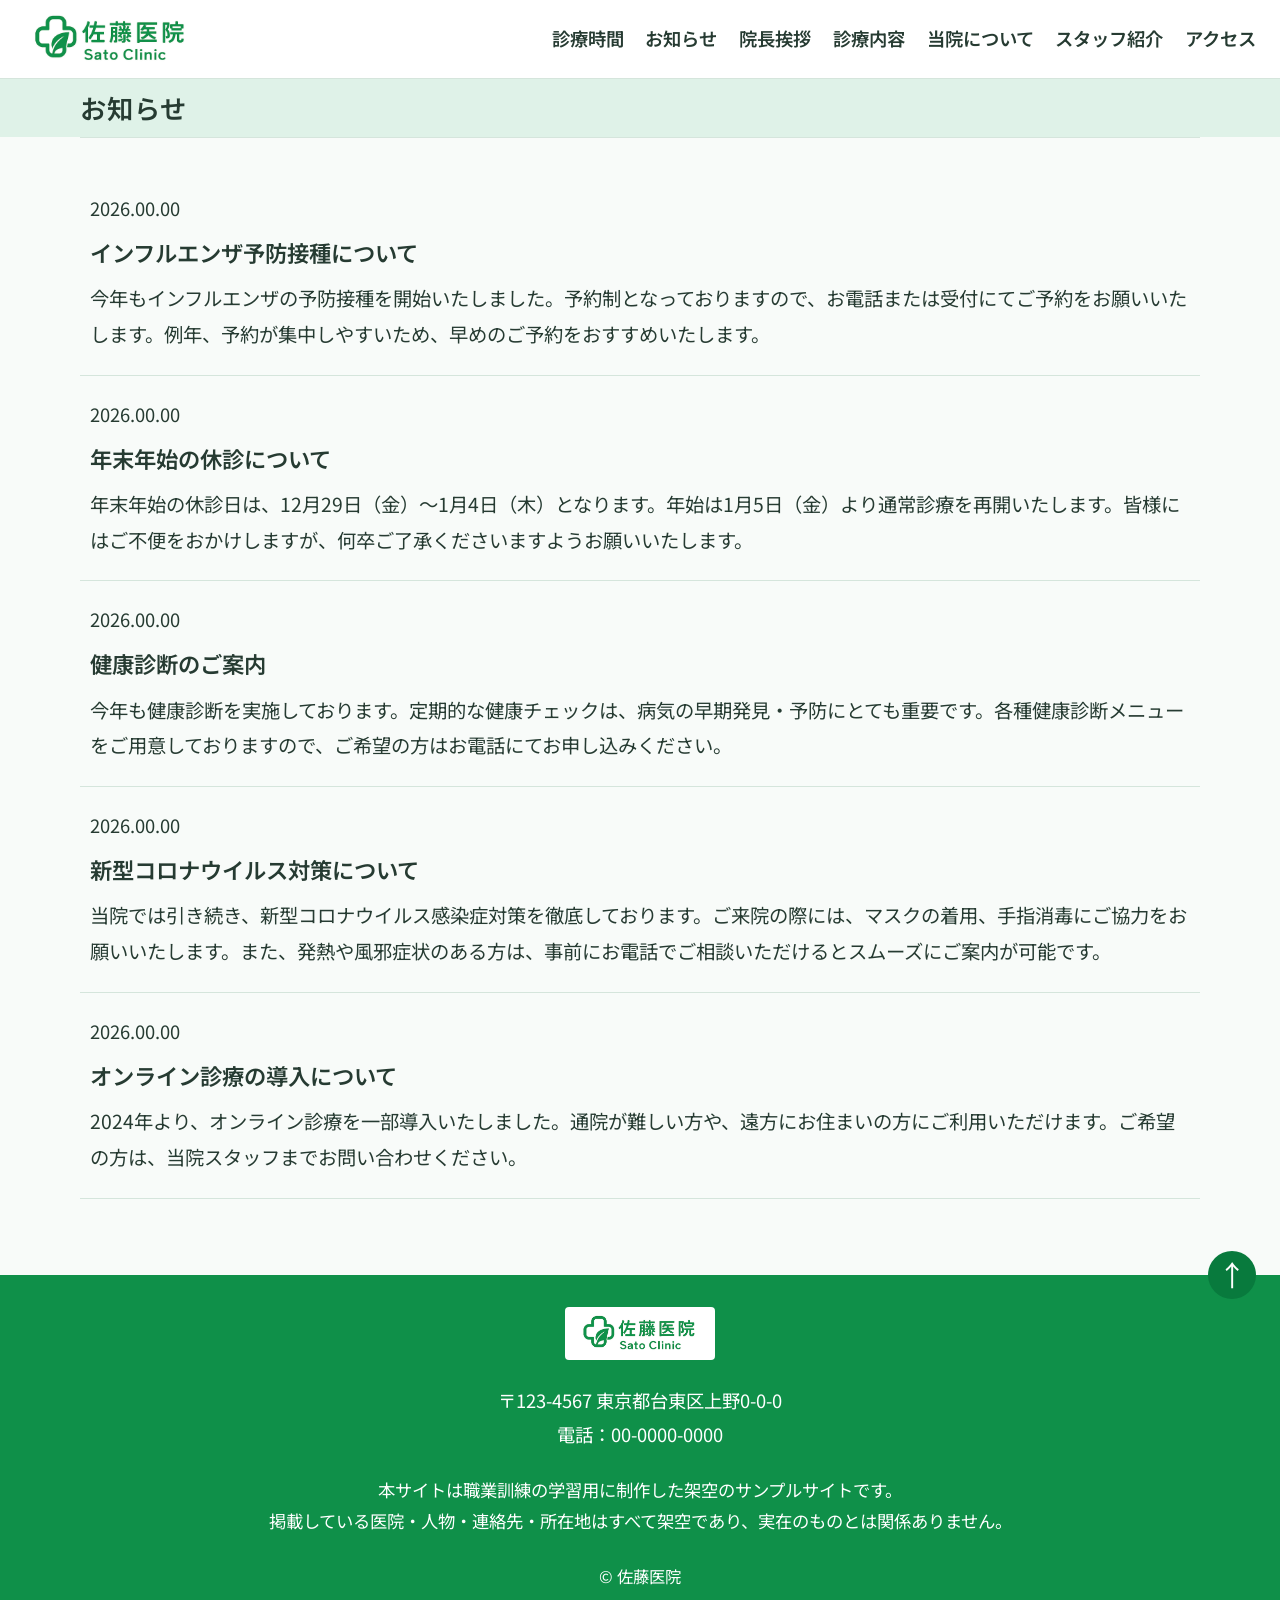
<file: news.html>
<!doctype html>
<html lang="ja">

<head>
  <meta charset="UTF-8">
  <meta name="viewport" content="width=device-width, initial-scale=1">
  <meta name="robots" content="noindex, nofollow">
  <meta name="description" content="佐藤医院からのお知らせをご案内します。">
  <title>お知らせ | 佐藤医院</title>
  <link rel="preconnect" href="https://fonts.googleapis.com">
  <link rel="preconnect" href="https://fonts.gstatic.com" crossorigin>
  <link href="https://fonts.googleapis.com/css2?family=Noto+Sans+JP:wght@400;500;600;700&display=swap" rel="stylesheet">
  <link rel="stylesheet" href="./assets/css/style.css">
</head>

<body>
  <a class="skip-link" href="#main">本文へ移動</a>
  <header class="site-header">
    <div class="header-inner">
      <a class="brand" href="./index.html#top" aria-label="佐藤医院 トップ">
        <img src="./assets/images/Logo/logo.png" alt="佐藤医院 Sato Clinic">
      </a>
      <button class="menu-toggle" type="button" aria-expanded="false" aria-controls="global-nav">
        <span class="menu-icon" aria-hidden="true"><i></i><i></i><i></i></span>
        <span class="menu-label">Menu</span>
      </button>
      <nav class="global-nav" id="global-nav" aria-label="メインナビゲーション">
        <a href="./index.html#hours">診療時間</a>
        <a href="./index.html#news">お知らせ</a>
        <a href="./index.html#greeting">院長挨拶</a>
        <a href="./index.html#medical">診療内容</a>
        <a href="./index.html#about">当院について</a>
        <a href="./index.html#staff">スタッフ紹介</a>
        <a href="./index.html#access">アクセス</a>
      </nav>
    </div>
  </header>

  <main id="main">
    <section class="section" aria-labelledby="news-title">
      <div class="section-heading">
        <h2 id="news-title">お知らせ</h2>
      </div>
      <div class="section-inner news-archive">
        <article id="news-1">
          <div class="news-date">2026.00.00</div>
          <h3>インフルエンザ予防接種について</h3>
          <p>今年もインフルエンザの予防接種を開始いたしました。予約制となっておりますので、お電話または受付にてご予約をお願いいたします。例年、予約が集中しやすいため、早めのご予約をおすすめいたします。</p>
        </article>
        <article id="news-2">
          <div class="news-date">2026.00.00</div>
          <h3>年末年始の休診について</h3>
          <p>年末年始の休診日は、12月29日（金）〜1月4日（木）となります。年始は1月5日（金）より通常診療を再開いたします。皆様にはご不便をおかけしますが、何卒ご了承くださいますようお願いいたします。</p>
        </article>
        <article id="news-3">
          <div class="news-date">2026.00.00</div>
          <h3>健康診断のご案内</h3>
          <p>今年も健康診断を実施しております。定期的な健康チェックは、病気の早期発見・予防にとても重要です。各種健康診断メニューをご用意しておりますので、ご希望の方はお電話にてお申し込みください。</p>
        </article>
        <article id="news-4">
          <div class="news-date">2026.00.00</div>
          <h3>新型コロナウイルス対策について</h3>
          <p>当院では引き続き、新型コロナウイルス感染症対策を徹底しております。ご来院の際には、マスクの着用、手指消毒にご協力をお願いいたします。また、発熱や風邪症状のある方は、事前にお電話でご相談いただけるとスムーズにご案内が可能です。</p>
        </article>
        <article id="news-5">
          <div class="news-date">2026.00.00</div>
          <h3>オンライン診療の導入について</h3>
          <p>2024年より、オンライン診療を一部導入いたしました。通院が難しい方や、遠方にお住まいの方にご利用いただけます。ご希望の方は、当院スタッフまでお問い合わせください。</p>
        </article>
      </div>
    </section>
  </main>

  <footer class="site-footer">
    <div class="footer-inner">
      <a href="./index.html#top" class="footer-brand"><img src="./assets/images/Logo/logo.png" alt="佐藤医院 Sato Clinic"></a>
      <p class="footer-address">〒123-4567 東京都台東区上野0-0-0<br>電話：<a href="tel:0000000000">00-0000-0000</a></p>
      <p class="disclaimer">本サイトは職業訓練の学習用に制作した架空のサンプルサイトです。<br class="desktop-only">掲載している医院・人物・連絡先・所在地はすべて架空であり、実在のものとは関係ありません。</p>
      <small>© 佐藤医院</small>
    </div>
    <a class="to-top" href="./index.html#top" aria-label="ページ上部へ">↑</a>
  </footer>
  <script src="./assets/js/main.js" defer></script>
</body>

</html>
</file>
<file: assets/css/style.css>
@charset "UTF-8";
:root {
  --font-increase: 4pt;
  --green: #0f9049;
  --green-dark: #087a3d;
  --mint: #dff2e8;
  --mint-soft: #f3faf6;
  --ink: #263b32;
  --muted: var(--ink);
  --line: #d5e5dc;
  --white: #fff;
  --content: 1120px;
}
* { box-sizing: border-box; }
html { scroll-behavior: smooth; scroll-padding-top: 92px; }
body {
  margin: 0;
  color: var(--ink);
  background: #f8fbf9;
  font-family: "Noto Sans JP", "Yu Gothic", "Meiryo", sans-serif;
  font-size: calc(16px + var(--font-increase));
  line-height: 1.85;
  -webkit-font-smoothing: antialiased;
}
img { display: block; max-width: 100%; }
a { color: inherit; }
.skip-link { position: absolute; z-index: 1000; top: -60px; left: 12px; padding: 8px 14px; background: var(--white); color: var(--green-dark); }
.skip-link:focus { top: 12px; }
.site-header { position: sticky; top: 0; z-index: 100; background: rgba(255,255,255,.97); border-bottom: 1px solid var(--line); }
.header-inner { width: min(calc(100% - 48px), 1240px); min-height: 78px; margin: 0 auto; display: flex; align-items: center; justify-content: space-between; gap: 24px; }
.brand { flex: 0 0 174px; }
.brand img { width: 174px; height: auto; }
.global-nav { display: flex; align-items: center; gap: clamp(12px, 1.7vw, 28px); }
.global-nav a { text-decoration: none; font-size: calc(13px + var(--font-increase)); font-weight: 600; white-space: nowrap; transition: color .2s; }
.global-nav a:hover, .global-nav a:focus-visible { color: var(--green); }
.menu-toggle { display: none; }
.hero { position: relative; min-height: 490px; overflow: hidden; background: #eef6f1; display: flex; align-items: center; }
.hero::before { content: ""; position: absolute; z-index: 1; inset: 0; background: linear-gradient(90deg, rgba(255,255,255,.97) 0%, rgba(255,255,255,.84) 34%, rgba(255,255,255,.12) 65%, rgba(255,255,255,0) 100%); }
.hero-photo { position: absolute; inset: 0; width: 100%; height: 100%; object-fit: cover; object-position: center 44%; }
.hero-content { position: relative; z-index: 2; width: min(calc(100% - 64px), var(--content)); margin: 0 auto; padding: 70px 0 78px; }
.hero-kicker { margin: 0 0 12px; color: var(--green-dark); font-size: calc(15px + var(--font-increase)); font-weight: 700; letter-spacing: .08em; }
.hero h1 { margin: 0 0 18px; color: var(--green); font-size: calc(clamp(32px, 4vw, 52px) + var(--font-increase)); font-weight: 700; line-height: 1.45; letter-spacing: .04em; }
.hero-content > p:last-child { margin: 0; font-size: calc(clamp(16px, 1.7vw, 20px) + var(--font-increase)); line-height: 1.9; }
.section { padding: 0 0 76px; }
.section-heading { min-height: 58px; display: flex; align-items: center; background: var(--mint); }
.section-heading h2 { width: min(calc(100% - 48px), var(--content)); margin: 0 auto; font-size: calc(21px + var(--font-increase)); line-height: 1.5; font-weight: 600; letter-spacing: .04em; }
.section-inner { width: min(calc(100% - 48px), var(--content)); margin: 0 auto; padding-top: 32px; }
.hours-layout { max-width: 850px; }
.table-wrap { width: 100%; overflow-x: auto; }
.hours-table { width: 100%; min-width: 620px; border-collapse: collapse; background: var(--white); text-align: center; font-size: calc(14px + var(--font-increase)); line-height: 1.5; }
.hours-table th, .hours-table td { padding: 12px 8px; border: 1px solid var(--line); }
.hours-table thead th { background: #d8efe4; font-weight: 600; }
.hours-table tbody th { background: #e9f5ef; width: 79px; min-width: 79px; font-weight: 600; }
.hours-table tbody th span { font-size: calc(12px + var(--font-increase)); font-weight: 400; white-space: nowrap; }
.hours-table td { font-size: calc(18px + var(--font-increase)); color: var(--green-dark); }
.hours-table td.closed { color: var(--ink); }
.hours-note { display: flex; flex-wrap: wrap; align-items: flex-start; gap: 6px 24px; padding-top: 10px; color: var(--muted); font-size: calc(13px + var(--font-increase)); }
.hours-note p { margin: 3px 0; }
.hours-note > p { white-space: nowrap; font-size: calc(18px + var(--font-increase)); }
.hours-notices { margin-left: auto; max-width: 100%; min-width: 0; text-align: left; }
.hours-notices p { padding-left: 1em; text-indent: -1em; }
.hours-note strong { color: var(--green); }
.hours-note .slash { color: var(--muted); }
.news-list { border-top: 1px solid var(--line); }
.news-item { display: grid; grid-template-columns: 118px minmax(0,1fr) 146px; gap: 20px; align-items: center; padding: 17px 10px; border-bottom: 1px solid var(--line); }
.news-date { color: var(--muted); font-size: calc(13px + var(--font-increase)); white-space: nowrap; }
.news-item h3 { margin: 0; font-size: calc(15px + var(--font-increase)); font-weight: 600; }
.news-item p { display: none; margin: 8px 0 0; color: var(--muted); font-size: calc(13px + var(--font-increase)); }
.news-archive { display: grid; border-top: 1px solid var(--line); }
.news-archive article { padding: 22px 10px; border-bottom: 1px solid var(--line); }
.news-archive .news-date { margin-bottom: 6px; }
.news-archive h3 { margin: 0 0 8px; font-size: calc(17px + var(--font-increase)); font-weight: 600; }
.news-archive p { margin: 0; color: var(--muted); font-size: calc(14px + var(--font-increase)); }
.about-page-content { display: grid; gap: 30px; }
.about-page-content section { min-width: 0; }
.about-page-content p { margin: 0 0 12px; font-size: calc(14px + var(--font-increase)); }
.about-page-content p:last-child { margin-bottom: 0; }
.policy-table-wrap { width: 100%; overflow-x: auto; }
.policy-table { width: 100%; min-width: 600px; border-collapse: collapse; background: var(--white); font-size: calc(13px + var(--font-increase)); line-height: 1.7; }
.policy-table th, .policy-table td { padding: 10px 12px; border: 1px solid var(--line); text-align: left; }
.policy-table thead th { background: #d8efe4; font-weight: 600; }
.policy-table th:first-child, .policy-table td:first-child { width: 48px; text-align: center; }
.faq-content { display: grid; gap: 30px; }
.faq-content section { min-width: 0; }
.faq-item { padding-bottom: 18px; border-bottom: 1px solid var(--line); }
.faq-item + .faq-item { padding-top: 18px; }
.faq-item h4 { margin: 0 0 7px; font-size: calc(15px + var(--font-increase)); font-weight: 600; }
.faq-item p { margin: 0; color: var(--muted); font-size: calc(14px + var(--font-increase)); }
.faq-contact { margin: 0; font-size: calc(14px + var(--font-increase)); }
.small-button { justify-self: end; min-width: 108px; padding: 5px 14px; border: 0; border-radius: 999px; background: #e2e7e4; color: var(--ink); font: inherit; font-size: calc(12px + var(--font-increase)); line-height: 1.5; text-align: center; text-decoration: none; cursor: pointer; transition: background .2s,color .2s; }
.small-button:hover, .small-button:focus-visible, .more-link:hover, .more-link:focus-visible { color: var(--white); background: var(--green); }
.more-link { display: table; margin: 22px auto 0; padding: 4px 20px; border-radius: 999px; background: #e4e9e6; color: var(--ink); font-size: calc(13px + var(--font-increase)); text-decoration: none; transition: background .2s,color .2s; }
.more-link span { margin-left: 8px; font-size: calc(18px + var(--font-increase)); line-height: 0; }
.greeting-card { display: grid; grid-template-columns: minmax(220px, 310px) 1fr; gap: 36px; align-items: start; }
.greeting-card > img { width: 100%; aspect-ratio: 4 / 5; object-fit: cover; object-position: 83% center; }
.greeting-copy p { margin: 0 0 14px; font-size: calc(14px + var(--font-increase)); }
.greeting-copy .signature { margin-top: 24px; text-align: right; font-weight: 500; }
.section-lead { max-width: 960px; margin: 0 auto 30px; font-size: calc(14px + var(--font-increase)); }
.medical-list { display: grid; gap: 24px; }
.medical-card { display: grid; grid-template-columns: 1fr 1fr; gap: clamp(28px, 6vw, 74px); align-items: center; min-height: 205px; }
.medical-card:nth-child(even) .medical-copy { order: 2; }
.medical-card:nth-child(even) img { order: 1; }
.medical-card img { width: 100%; height: 210px; object-fit: cover; }
.medical-copy { padding: 12px 5px; }
.medical-copy h3, .about-card h3 { margin: 0 0 10px; font-size: calc(19px + var(--font-increase)); font-weight: 600; }
.medical-copy p, .about-card p { margin: 0; font-size: calc(14px + var(--font-increase)); }
.about-card { display: flex; flex-direction: column; align-items: flex-start; gap: 16px; }
.about-card > div { flex: 1; }
.about-card .small-button { flex: 0 0 auto; align-self: center; }
.staff-list { display: grid; gap: 25px; }
.staff-card { display: grid; grid-template-columns: minmax(170px, 245px) 1fr; gap: 28px; align-items: center; padding-bottom: 25px; border-bottom: 1px solid var(--line); }
.staff-card:last-child { border-bottom: 0; }
.staff-card img { width: 100%; aspect-ratio: 1 / 1; object-fit: cover; }
.staff-card:first-child img { object-position: 91% center; }
.staff-card img[src$="suzuki_mari.jpg"] { object-position: right center; }
.staff-card img[src$="yamamoto_hana.jpg"] { object-position: left center; }
.staff-photo-centered { width: 100%; aspect-ratio: 1 / 1; overflow: hidden; }
.staff-photo-centered img { display: block; height: 100%; transform: scale(1.25); transform-origin: left top; }
.staff-card h3 { margin: 0 0 8px; font-size: calc(18px + var(--font-increase)); font-weight: 600; }
.staff-card p { margin: 4px 0; font-size: calc(13px + var(--font-increase)); line-height: 1.8; }
.staff-card strong { font-weight: 600; }
.access-section { padding-bottom: 70px; }
.subheading { margin: 0 0 18px; padding-bottom: 7px; border-bottom: 1px solid var(--line); font-size: calc(16px + var(--font-increase)); font-weight: 600; }
.access-overview { display: grid; grid-template-columns: minmax(280px, 430px) 1fr; gap: 34px; align-items: center; }
.map-image { width: 100%; aspect-ratio: 1.55 / 1; object-fit: cover; }
.access-overview h4 { margin: 0 0 8px; font-size: calc(17px + var(--font-increase)); }
.access-overview p, .access-detail-grid p { margin: 5px 0; font-size: calc(13px + var(--font-increase)); }
.access-detail-grid { display: grid; grid-template-columns: 1fr; gap: 26px; margin-top: 34px; }
.access-detail-grid > div { min-width: 0; }
.access-detail-grid > div:first-child .table-wrap { max-width: 850px; }
.hours-table.compact { min-width: 560px; font-size: calc(12px + var(--font-increase)); }
.hours-table.compact th, .hours-table.compact td { padding: 8px 5px; }
.hours-table.compact tbody th { width: 67px; min-width: 67px; }
.hours-table.compact tbody th span { font-size: calc(11px + var(--font-increase)); }
.hours-table.compact td { font-size: calc(15px + var(--font-increase)); }
.table-caption { color: var(--muted); font-size: calc(12px + var(--font-increase)) !important; }
.hours-note.table-caption { max-width: 850px; }
.hours-note.table-caption p { font-size: inherit; }
.hours-note.table-caption > p { font-size: calc(15px + var(--font-increase)); }
.plain-list { margin: 0 0 12px; padding-left: 1.2em; font-size: calc(13px + var(--font-increase)); }
.contact-block { grid-column: 1 / -1; }
.contact-block a:not(.more-link) { color: var(--green-dark); }
.site-footer { position: relative; background: var(--green); color: var(--white); }
.footer-inner { width: min(calc(100% - 48px), var(--content)); margin: 0 auto; padding: 32px 0 20px; text-align: center; }
.footer-brand { display: inline-block; width: 150px; padding: 7px 10px; background: var(--white); border-radius: 4px; }
.footer-brand img { width: 100%; }
.footer-address { margin: 14px 0; font-size: calc(13px + var(--font-increase)); }
.footer-address a { text-decoration: none; }
.disclaimer { margin: 22px auto 18px; max-width: 820px; font-size: calc(12px + var(--font-increase)); line-height: 1.8; }
.footer-inner small { font-size: calc(11px + var(--font-increase)); }
.to-top { position: absolute; right: max(24px, calc((100vw - 1240px)/2)); top: -24px; width: 48px; height: 48px; border-radius: 50%; display: grid; place-items: center; background: var(--green-dark); color: var(--white); text-decoration: none; font-size: calc(23px + var(--font-increase)); line-height: 1; }

@media (max-width: 980px) {
  .header-inner { width: min(calc(100% - 32px), 1240px); }
  .global-nav { gap: 12px; }
  .global-nav a { font-size: calc(12px + var(--font-increase)); }
  .brand, .brand img { flex-basis: 145px; width: 145px; }
}
@media (max-width: 1100px) {
  .global-nav { display: none; }
  .menu-toggle { display: flex; flex-direction: column; align-items: center; gap: 3px; padding: 7px 3px; border: 0; background: none; color: var(--ink); cursor: pointer; }
  .menu-icon { width: 25px; display: grid; gap: 5px; }
  .menu-icon i { display: block; height: 2px; background: var(--green-dark); }
  .menu-label { font-size: calc(10px + var(--font-increase)); line-height: 1.2; }
  .global-nav { position: absolute; top: 100%; left: 0; right: 0; padding: 8px 18px 16px; background: var(--white); box-shadow: 0 8px 14px rgba(20,60,40,.1); }
  .global-nav.is-open { display: grid; grid-template-columns: 1fr 1fr; gap: 0 12px; }
  .global-nav a { padding: 10px 5px; border-bottom: 1px solid var(--line); }
}
@media (max-width: 760px) {
  html { scroll-padding-top: 72px; }
  body { font-size: calc(15px + var(--font-increase)); line-height: 1.8; }
  .header-inner { min-height: 66px; width: calc(100% - 28px); }
  .brand, .brand img { flex-basis: 138px; width: 138px; }
  .menu-toggle { display: flex; flex-direction: column; align-items: center; gap: 3px; padding: 7px 3px; border: 0; background: none; color: var(--ink); cursor: pointer; }
  .menu-icon { width: 25px; display: grid; gap: 5px; }
  .menu-icon i { display: block; height: 2px; background: var(--green-dark); }
  .menu-label { font-size: calc(10px + var(--font-increase)); line-height: 1.2; }
  .global-nav { position: absolute; top: 100%; left: 0; right: 0; display: none; padding: 8px 18px 16px; background: var(--white); box-shadow: 0 8px 14px rgba(20,60,40,.1); }
  .global-nav.is-open { display: grid; grid-template-columns: 1fr 1fr; gap: 0 12px; }
  .global-nav a { padding: 10px 5px; border-bottom: 1px solid var(--line); font-size: calc(13px + var(--font-increase)); }
  .hero { min-height: 370px; align-items: flex-start; }
  .hero-photo { object-position: 61% center; }
  .hero::before { background: linear-gradient(90deg, rgba(255,255,255,.95), rgba(255,255,255,.76) 42%, rgba(255,255,255,.03) 100%); }
  .hero-content { width: calc(100% - 36px); padding: 72px 0 40px; }
  .hero-kicker { font-size: calc(12px + var(--font-increase)); margin-bottom: 6px; }
  .hero h1 { max-width: 270px; font-size: calc(clamp(27px, 7vw, 36px) + var(--font-increase)); line-height: 1.5; }
  .hero-content > p:last-child { max-width: 320px; font-size: calc(14px + var(--font-increase)); }
  .section { padding-bottom: 48px; }
  .section-heading { min-height: 44px; }
  .section-heading h2 { width: calc(100% - 32px); font-size: calc(16px + var(--font-increase)); }
  .section-inner { width: calc(100% - 32px); padding-top: 22px; }
  .hours-layout { width: calc(100% - 24px); }
  .hours-table { min-width: 550px; font-size: calc(12px + var(--font-increase)); }
  .hours-table th, .hours-table td { padding: 8px 5px; }
  .hours-table tbody th, .hours-table.compact tbody th { width: 61px; min-width: 61px; }
  .hours-table tbody th span { font-size: calc(10px + var(--font-increase)); }
  .hours-table td { font-size: calc(15px + var(--font-increase)); }
  .hours-note { font-size: calc(11px + var(--font-increase)); }
  .hours-note > p { font-size: calc(15px + var(--font-increase)); }
  .news-item { grid-template-columns: 100px minmax(0, 1fr); gap: 7px 10px; padding: 12px 2px; }
  .news-date { font-size: calc(10px + var(--font-increase)); }
  .news-item h3 { font-size: calc(12px + var(--font-increase)); }
  .news-item p { font-size: calc(11px + var(--font-increase)); }
  .news-item .small-button { grid-column: 2; min-width: 90px; font-size: calc(10px + var(--font-increase)); }
  .news-archive article { padding: 16px 2px; }
  .news-archive h3 { font-size: calc(14px + var(--font-increase)); }
  .news-archive p { font-size: calc(12px + var(--font-increase)); }
  .about-page-content { gap: 24px; }
  .about-page-content p { font-size: calc(12px + var(--font-increase)); }
  .policy-table { font-size: calc(11px + var(--font-increase)); }
  .policy-table th, .policy-table td { padding: 8px; }
  .faq-content { gap: 24px; }
  .faq-item h4 { font-size: calc(13px + var(--font-increase)); }
  .faq-item p, .faq-contact { font-size: calc(12px + var(--font-increase)); }
  .more-link { margin-top: 16px; font-size: calc(11px + var(--font-increase)); }
  .greeting-card { grid-template-columns: 1fr; gap: 16px; }
  .greeting-card > img { width: min(100%, 310px); aspect-ratio: 1.25 / 1; margin: 0 auto; object-position: right center; }
  .greeting-copy p { margin-bottom: 10px; font-size: calc(12px + var(--font-increase)); }
  .greeting-copy .signature { margin-top: 16px; }
  .section-lead { margin-bottom: 18px; font-size: calc(12px + var(--font-increase)); }
  .medical-list { gap: 20px; }
  .medical-card { display: flex; flex-direction: column; align-items: stretch; gap: 8px; min-height: 0; }
  .medical-card:nth-child(even) .medical-copy, .medical-card:nth-child(even) img { order: initial; }
  .medical-card img { height: auto; aspect-ratio: 1.65 / 1; }
  .medical-copy { padding: 0; }
  .medical-copy h3, .about-card h3 { margin-bottom: 4px; font-size: calc(15px + var(--font-increase)); }
  .medical-copy p, .about-card p { font-size: calc(11px + var(--font-increase)); line-height: 1.8; }
  .about-card { display: block; }
  .about-card .small-button { display: table; margin: 15px auto 0; }
  .staff-list { gap: 18px; }
  .staff-card { grid-template-columns: 1fr; gap: 9px; padding-bottom: 20px; }
  .staff-card img { width: 100%; aspect-ratio: 1.28 / 1; object-position: center 38%; }
  .staff-photo-centered { aspect-ratio: 1.28 / 1; }
  .staff-photo-centered img { transform: scale(1.6); }
  .staff-card:first-child img { object-position: right center; }
  .staff-card h3 { font-size: calc(15px + var(--font-increase)); }
  .staff-card p { font-size: calc(11px + var(--font-increase)); }
  .subheading { margin-bottom: 12px; font-size: calc(14px + var(--font-increase)); }
  .access-overview { grid-template-columns: 1fr; gap: 15px; }
  .map-image { aspect-ratio: 1.45 / 1; }
  .access-overview p, .access-detail-grid p { font-size: calc(11px + var(--font-increase)); }
  .access-detail-grid { grid-template-columns: 1fr; gap: 26px; margin-top: 26px; }
  .hours-table.compact { min-width: 550px; }
  .contact-block { grid-column: auto; }
  .footer-inner { width: calc(100% - 32px); padding: 26px 0 17px; }
  .footer-brand { width: 130px; }
  .footer-address { font-size: calc(11px + var(--font-increase)); }
  .disclaimer { font-size: calc(10px + var(--font-increase)); }
  .desktop-only { display: none; }
  .to-top { right: 16px; width: 42px; height: 42px; top: -21px; }
}
@media (prefers-reduced-motion: reduce) {
  html { scroll-behavior: auto; }
  *, *::before, *::after { transition-duration: .01ms !important; animation-duration: .01ms !important; }
}
</file>
